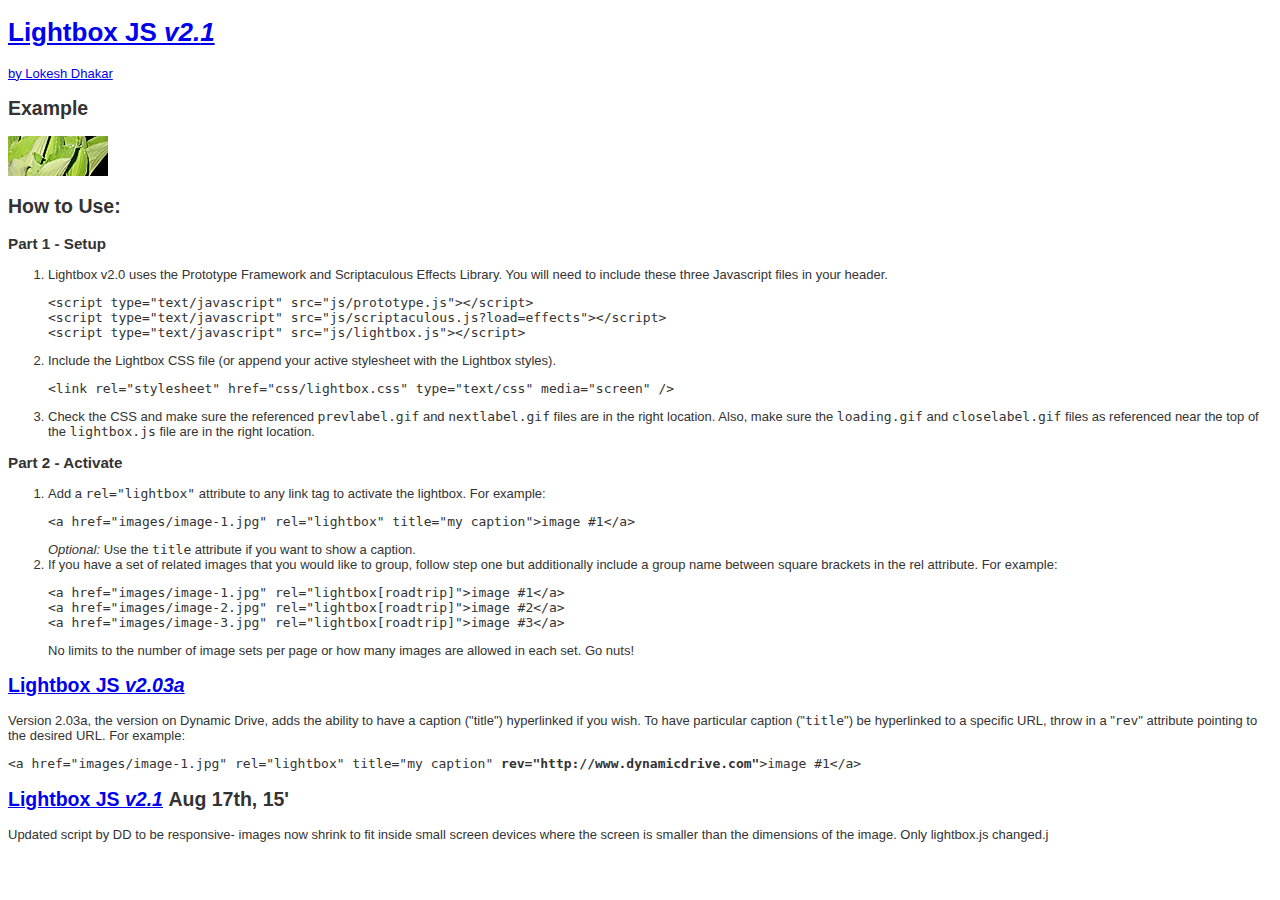
<file: lightbox2.1/index.html>
<!DOCTYPE html PUBLIC "-//W3C//DTD XHTML 1.0 Strict//EN"
        "http://www.w3.org/TR/xhtml1/DTD/xhtml1-strict.dtd">
<html xmlns="http://www.w3.org/1999/xhtml" lang="en">
<head>
	
	<title>Lightbox JS v2.0 | Test Page</title>

	<link rel="stylesheet" href="css/lightbox.css" type="text/css" media="screen" />
	
	<script src="js/prototype.js" type="text/javascript"></script>
	<script src="js/scriptaculous.js?load=effects" type="text/javascript"></script>
	<script src="js/lightbox.js" type="text/javascript"></script>

	<style type="text/css">
		body{ color: #333; font: 13px 'Lucida Grande', Verdana, sans-serif;	}
	</style>

</head>
<body>


<h1><a href="http://www.huddletogether.com/projects/lightbox2/">Lightbox JS <em>v2.</em></a><em><a href="http://www.huddletogether.com/projects/lightbox2/">1</a></em></h1>
<p><a href="http://www.huddletogether.com">by Lokesh Dhakar</a></p>

<h2>Example</h2>

<a href="images/image-1.jpg" rel="lightbox"><img src="images/thumb-1.jpg" width="100" height="40" alt="" /></a>




<h2>How to Use:</h2>
<h3>Part 1 - Setup</h3>
<ol>
<li>Lightbox v2.0 uses the Prototype Framework and Scriptaculous Effects Library. You will need to include these three Javascript files in your header.
<pre><code>&lt;script type=&quot;text/javascript&quot; src=&quot;js/prototype.js&quot;&gt;&lt;/script&gt;
&lt;script type=&quot;text/javascript&quot; src=&quot;js/scriptaculous.js?load=effects&quot;&gt;&lt;/script&gt;
&lt;script type=&quot;text/javascript&quot; src=&quot;js/lightbox.js&quot;&gt;&lt;/script&gt;
</code></pre>
</li>
<li>Include the Lightbox CSS file (or append your active stylesheet with the Lightbox styles).
<pre><code>&lt;link rel=&quot;stylesheet&quot; href=&quot;css/lightbox.css&quot; type=&quot;text/css&quot; media=&quot;screen&quot; /&gt;
</code></pre>
</li>
<li>Check the CSS and make sure the referenced <code>prevlabel.gif</code> and <code>nextlabel.gif</code> files are in the right location. Also, make sure the <code>loading.gif</code> and <code>closelabel.gif</code> files as referenced near the top of the <code>lightbox.js</code> file are in the right location.</li>
</ol>
<h3>Part 2 - Activate</h3>
<ol>
<li>Add a <code>rel="lightbox"</code> attribute to any link tag to activate the lightbox. For example:
<pre><code>&lt;a href=&quot;images/image-1.jpg&quot; rel=&quot;lightbox&quot; title=&quot;my caption&quot;&gt;image #1&lt;/a&gt;
</code></pre>
<em>Optional: </em>Use the <code>title</code> attribute if you want to show a caption.		</li>
<li>If you have a set of related images that you would like to group, follow step one but additionally include a group name between square brackets in the rel attribute. For example: 
<pre><code>&lt;a href=&quot;images/image-1.jpg&quot; rel=&quot;lightbox[roadtrip]&quot;&gt;image #1&lt;/a&gt;
&lt;a href=&quot;images/image-2.jpg&quot; rel=&quot;lightbox[roadtrip]&quot;&gt;image #2&lt;/a&gt;
&lt;a href=&quot;images/image-3.jpg&quot; rel=&quot;lightbox[roadtrip]&quot;&gt;image #3&lt;/a&gt;
</code></pre>
No limits to the number of image sets per page or how many images are allowed in each set. Go nuts!</li>
</ol>	


<h2><a href="http://www.dynamicdrive.com/dynamicindex4/lightbox2/index.htm">Lightbox JS <em>v2.03a</em></a></h2>
<p>Version 2.03a, the version on Dynamic Drive, adds the ability to have a 
caption (&quot;title&quot;) hyperlinked if you wish. To have particular caption (&quot;<code>title</code>&quot;) be hyperlinked to a specific URL, throw in a &quot;<code>rev</code>&quot; attribute 
pointing to the desired URL. For example:</p>
<p><code>&lt;a href=&quot;images/image-1.jpg&quot; rel=&quot;lightbox&quot; title=&quot;my caption&quot;
<b>rev=&quot;http://www.dynamicdrive.com&quot;</b>&gt;image #1&lt;/a&gt;</code></p>	


<h2><a href="http://www.dynamicdrive.com/dynamicindex4/lightbox2/index.htm">Lightbox JS <em>v2.</em></a><em><a href="http://www.dynamicdrive.com/dynamicindex4/lightbox2/index.htm">1</a>
</em><b>Aug 17th, 15'</b></h2>

<p align="left">Updated script by DD to be responsive- 
images now shrink to fit inside small screen devices where the screen is smaller 
than the dimensions of the image. Only lightbox.js changed.j</p>


</body>
</html>
</file>
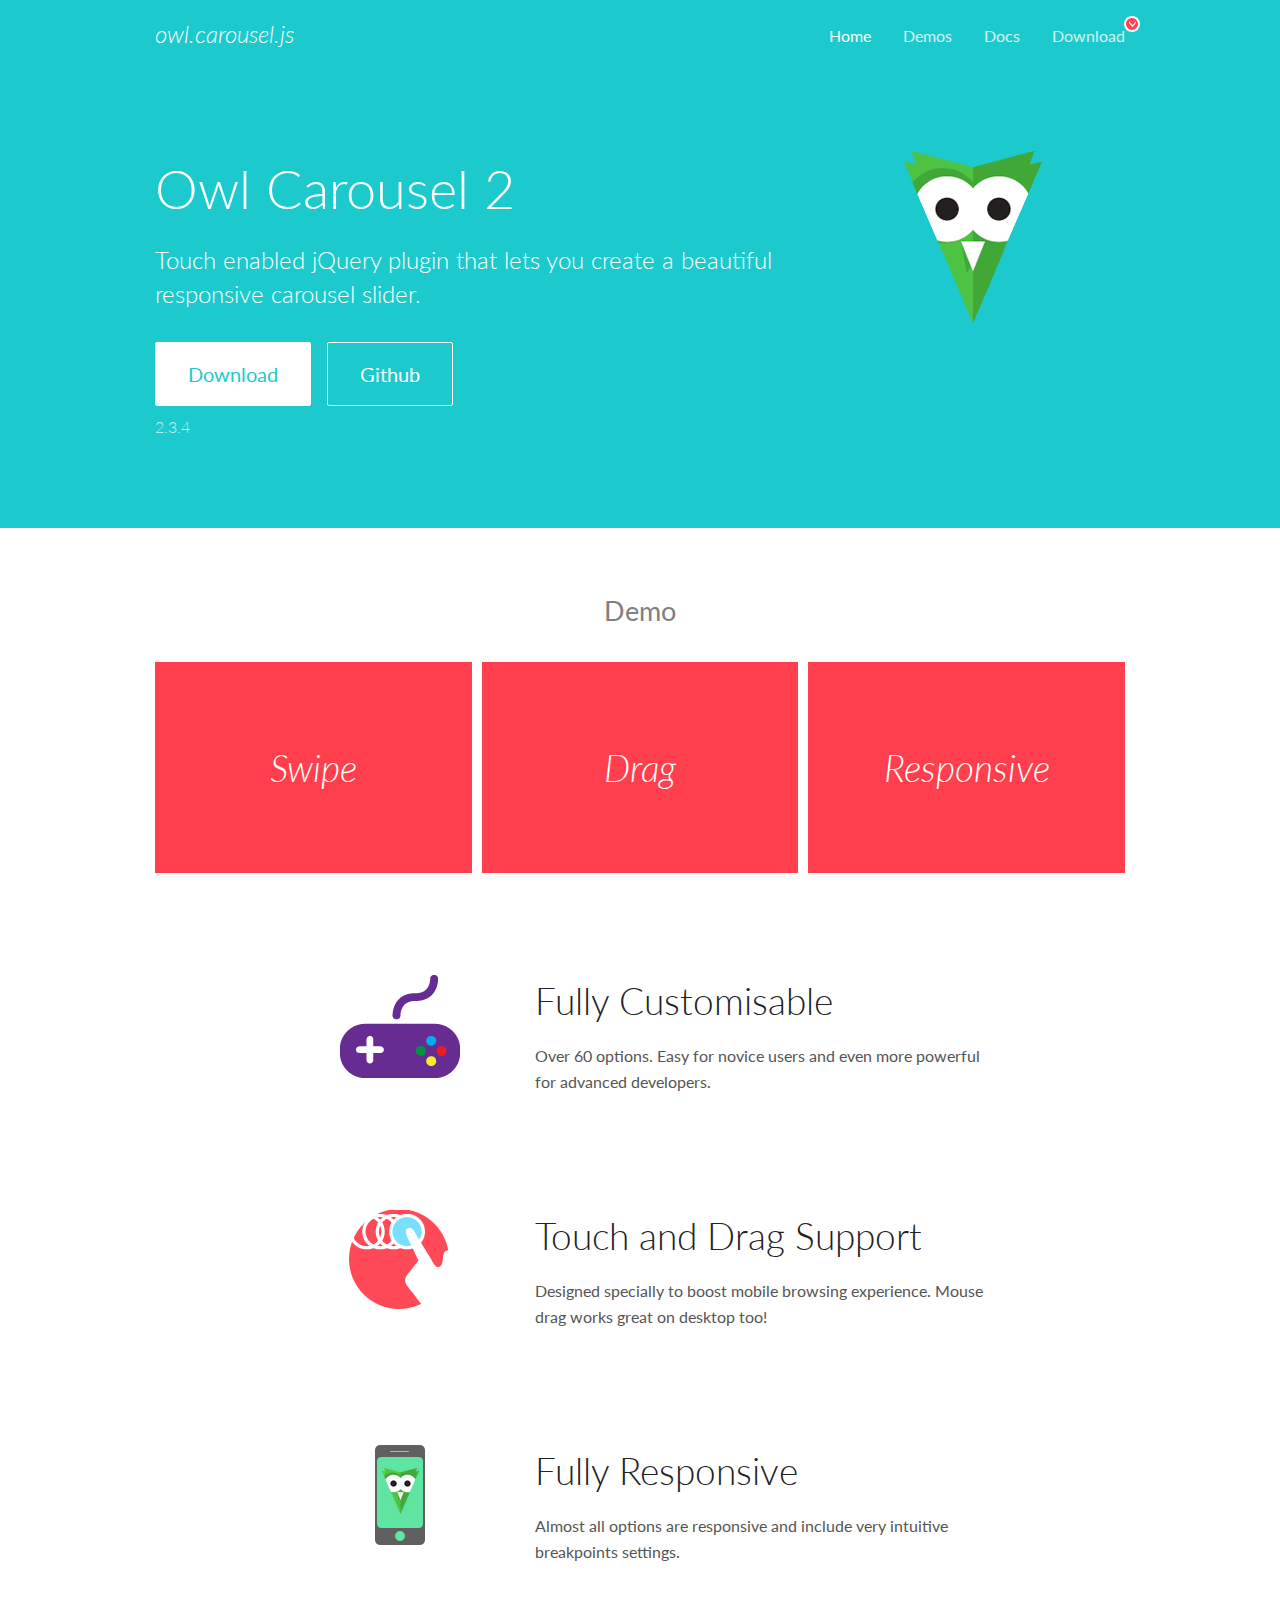
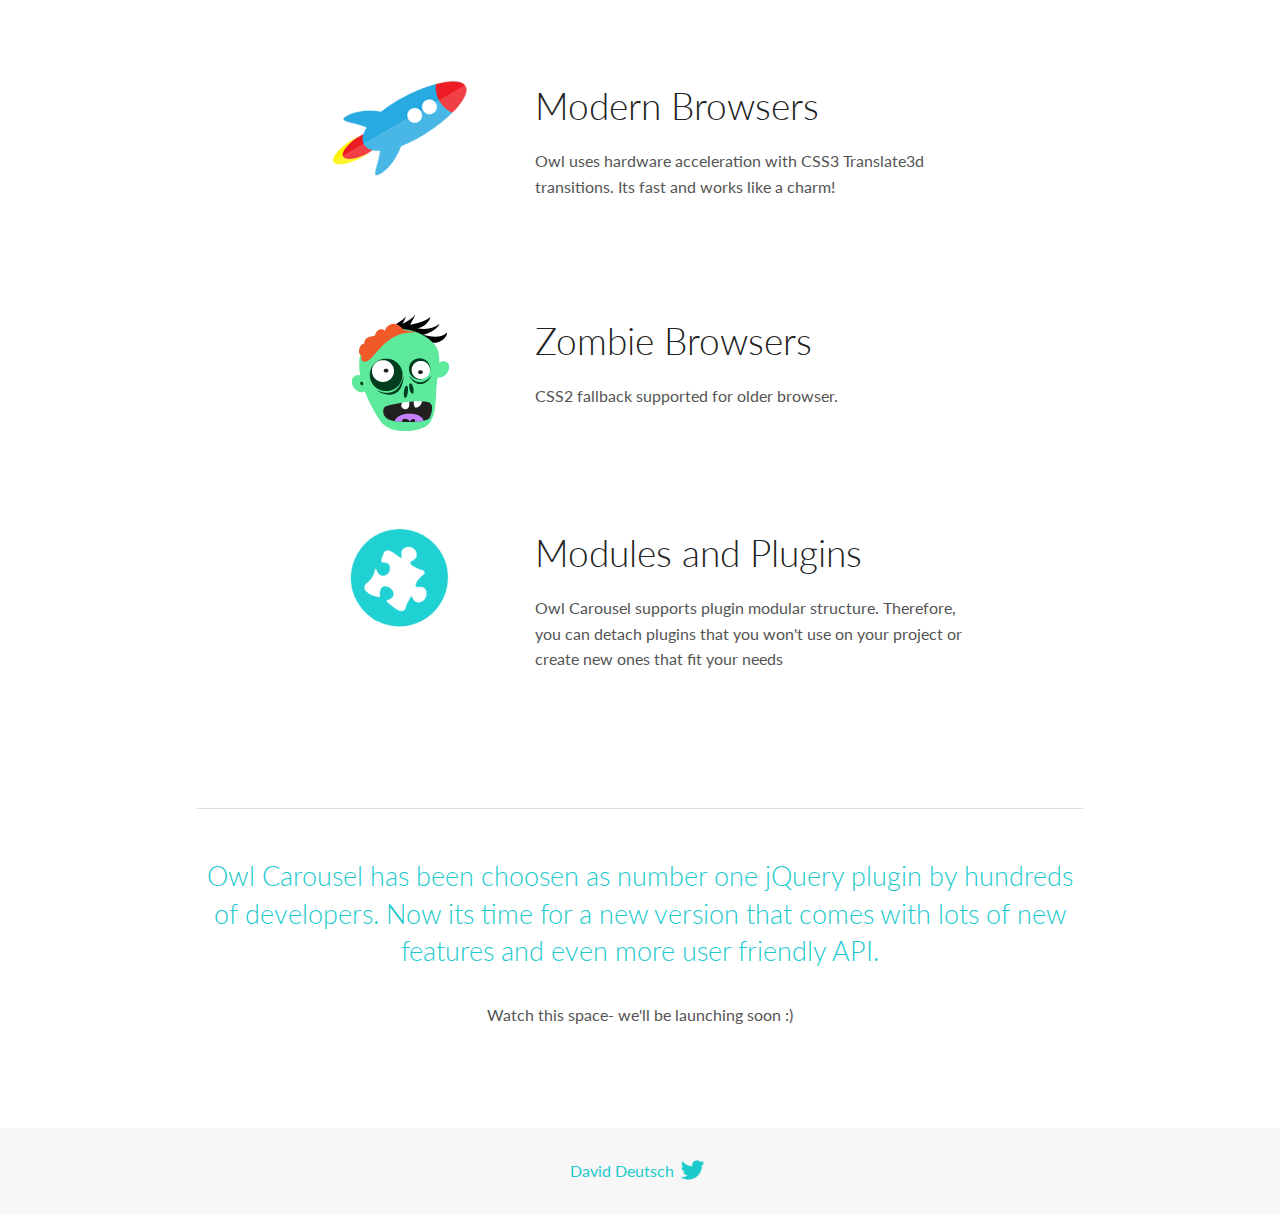
<file: Effect/OwlCarousel2-2.3.4/docs/index.html>
<!DOCTYPE html>
<html lang="en">
  <head>

    <!-- head -->
    <meta charset="utf-8">
    <meta name="msapplication-tap-highlight" content="no" />
    <meta name="viewport" content="width=device-width, initial-scale=1.0" />
    <meta name="description" content="Touch enabled jQuery plugin that lets you create beautiful responsive carousel slider.">
    <meta name="author" content="David Deutsch">
    <title>
      Home | Owl Carousel | 2.3.4
    </title>

    <!-- Stylesheets -->
    <link href='https://fonts.googleapis.com/css?family=Lato:300,400,700,400italic,300italic' rel='stylesheet' type='text/css'>
    <link rel="stylesheet" href="assets/css/docs.theme.min.css">

    <!-- Owl Stylesheets -->
    <link rel="stylesheet" href="assets/owlcarousel/assets/owl.carousel.min.css">
    <link rel="stylesheet" href="assets/owlcarousel/assets/owl.theme.default.min.css">

    <!-- HTML5 shim and Respond.js IE8 support of HTML5 elements and media queries -->

    <!--[if lt IE 9]>
      <script src="https://oss.maxcdn.com/libs/html5shiv/3.7.0/html5shiv.js"></script>
      <script src="https://oss.maxcdn.com/libs/respond.js/1.3.0/respond.min.js"></script>
    <![endif]-->

    <!-- Favicons -->
    <link rel="apple-touch-icon-precomposed" sizes="144x144" href="assets/ico/apple-touch-icon-144-precomposed.png">
    <link rel="shortcut icon" href="assets/ico/favicon.png">
    <link rel="shortcut icon" href="favicon.ico">

    <!-- Yeah i know js should not be in header. Its required for demos.-->

    <!-- javascript -->
    <script src="assets/vendors/jquery.min.js"></script>
    <script src="assets/owlcarousel/owl.carousel.js"></script>
  </head>
  <body>

    <!-- header -->
    <header class="header">
      <div class="row">
        <div class="large-12 columns">
          <div class="brand left">
            <h3>
              <a href="/OwlCarousel2/">owl.carousel.js</a> 
            </h3>
          </div>
          <a id="toggle-nav" class="right">
            <span></span> <span></span> <span></span> 
          </a> 
          <div class="nav-bar">
            <ul class="clearfix">
              <li class="active">
                <a href="/OwlCarousel2/index.html">Home</a> 
              </li>
              <li> <a href="/OwlCarousel2/demos/demos.html">Demos</a>  </li>
              <li> <a href="/OwlCarousel2/docs/started-welcome.html">Docs</a>  </li>
              <li>
                <a href="https://github.com/OwlCarousel2/OwlCarousel2/archive/2.3.4.zip">Download</a> 
                <span class="download"></span> 
              </li>
            </ul>
          </div>
        </div>
      </div>
    </header>

    <!-- home panel -->
    <section id="hero">
      <div class="row">
        <div class="large-8 medium-8 columns">
          <h1>Owl Carousel 2</h1>
          <h4>Touch enabled jQuery plugin that lets you create a beautiful responsive carousel slider.</h4>
          <a href="https://github.com/OwlCarousel2/OwlCarousel2/archive/2.3.4.zip" class="hero-button">Download</a> 
          <a href="https://github.com/OwlCarousel2/OwlCarousel2" class="hero-button outline">Github</a> 
          <p>2.3.4</p>
        </div>
        <div class="large-4 medium-4 columns">
          <img class="owl-logo" src="assets/img/owl-logo.png" alt="mr. Owl">
        </div>
      </div>
    </section>

    <!-- body -->
    <div class="home-demo">
      <div class="row">
        <div class="large-12 columns">
          <h3>Demo</h3>
          <div class="owl-carousel">
            <div class="item">
              <h2>Swipe</h2>
            </div>
            <div class="item">
              <h2>Drag</h2>
            </div>
            <div class="item">
              <h2>Responsive</h2>
            </div>
            <div class="item">
              <h2>CSS3</h2>
            </div>
            <div class="item">
              <h2>Fast</h2>
            </div>
            <div class="item">
              <h2>Easy</h2>
            </div>
            <div class="item">
              <h2>Free</h2>
            </div>
            <div class="item">
              <h2>Upgradable</h2>
            </div>
            <div class="item">
              <h2>Tons of options</h2>
            </div>
            <div class="item">
              <h2>Infinity</h2>
            </div>
            <div class="item">
              <h2>Auto Width</h2>
            </div>
          </div>
        </div>
      </div>
    </div>
    <script>
      var owl = $('.owl-carousel');
      owl.owlCarousel({
        margin: 10,
        loop: true,
        responsive: {
          0: {
            items: 1
          },
          600: {
            items: 2
          },
          1000: {
            items: 3
          }
        }
      })
    </script>

    <!-- features -->
    <div id="features">
      <div class="row">
        <div class="small-12 medium-9 small-centered columns">
          <section class="row feature">
            <div class="medium-4 small-12 columns">
              <img src="assets/img/feature-options.png" alt="">
            </div>
            <div class="medium-8 small-12 columns">
              <h2>Fully Customisable</h2>
              <p>Over 60 options. Easy for novice users and even more powerful for advanced developers.</p>
            </div>
          </section>
          <section class="row feature">
            <div class="medium-4 small-12 columns">
              <img src="assets/img/feature-drag.png" alt="">
            </div>
            <div class="medium-8 small-12 columns">
              <h2>Touch and Drag Support</h2>
              <p>Designed specially to boost mobile browsing experience. Mouse drag works great on desktop too!</p>
            </div>
          </section>
          <section class="row feature">
            <div class="medium-4 small-12 columns">
              <img src="assets/img/feature-responsive.png" alt="">
            </div>
            <div class="medium-8 small-12 columns">
              <h2>Fully Responsive</h2>
              <p>Almost all options are responsive and include very intuitive breakpoints settings.</p>
            </div>
          </section>
          <section class="row feature">
            <div class="medium-4 small-12 columns">
              <img src="assets/img/feature-modern.png" alt="">
            </div>
            <div class="medium-8 small-12 columns">
              <h2>Modern Browsers</h2>
              <p>Owl uses hardware acceleration with CSS3 Translate3d transitions. Its fast and works like a charm! </p>
            </div>
          </section>
          <section class="row feature">
            <div class="medium-4 small-12 columns">
              <img src="assets/img/feature-zombie.png" alt="">
            </div>
            <div class="medium-8 small-12 columns">
              <h2>Zombie Browsers</h2>
              <p>CSS2 fallback supported for older browser.</p>
            </div>
          </section>
          <section class="row feature">
            <div class="medium-4 small-12 columns">
              <img src="assets/img/feature-module.png" alt="">
            </div>
            <div class="medium-8 small-12 columns">
              <h2>Modules and Plugins</h2>
              <p>Owl Carousel supports plugin modular structure. Therefore, you can detach plugins that you won&#x27;t use on your project or create new ones that fit your needs</p>
            </div>
          </section>
        </div>
      </div>
    </div>

    <!-- footer -->
    <section id="teaser-text">
      <div class="row">
        <div class="small-12 medium-11 small-centered columns">
          <hr>
          <h3 id="owl-carousel-has-been-choosen-as-number-one-jquery-plugin-by-hundreds-of-developers-now-its-time-for-a-new-version-that-comes-with-lots-of-new-features-and-even-more-user-friendly-api-">Owl Carousel has been choosen as number one jQuery plugin by hundreds of developers. Now its time for a new version that comes with lots of new features and even more user friendly API.</h3>
          <p>Watch this space- we&#39;ll be launching soon :)</p>
        </div>
      </div>
    </section>

    <!-- footer -->
    <footer class="footer">
      <div class="row">
        <div class="large-12 columns">
          <h5>
            <a href="/OwlCarousel2/docs/support-contact.html">David Deutsch</a> 
            <a id="custom-tweet-button" href="https://twitter.com/share?url=https://github.com/OwlCarousel2/OwlCarousel2&text=Owl Carousel - This is so awesome! " target="_blank"></a> 
          </h5>
        </div>
      </div>
    </footer>

    <!-- vendors -->
    <script src="assets/vendors/highlight.js"></script>
    <script src="assets/js/app.js"></script>
  </body>
</html>
</file>
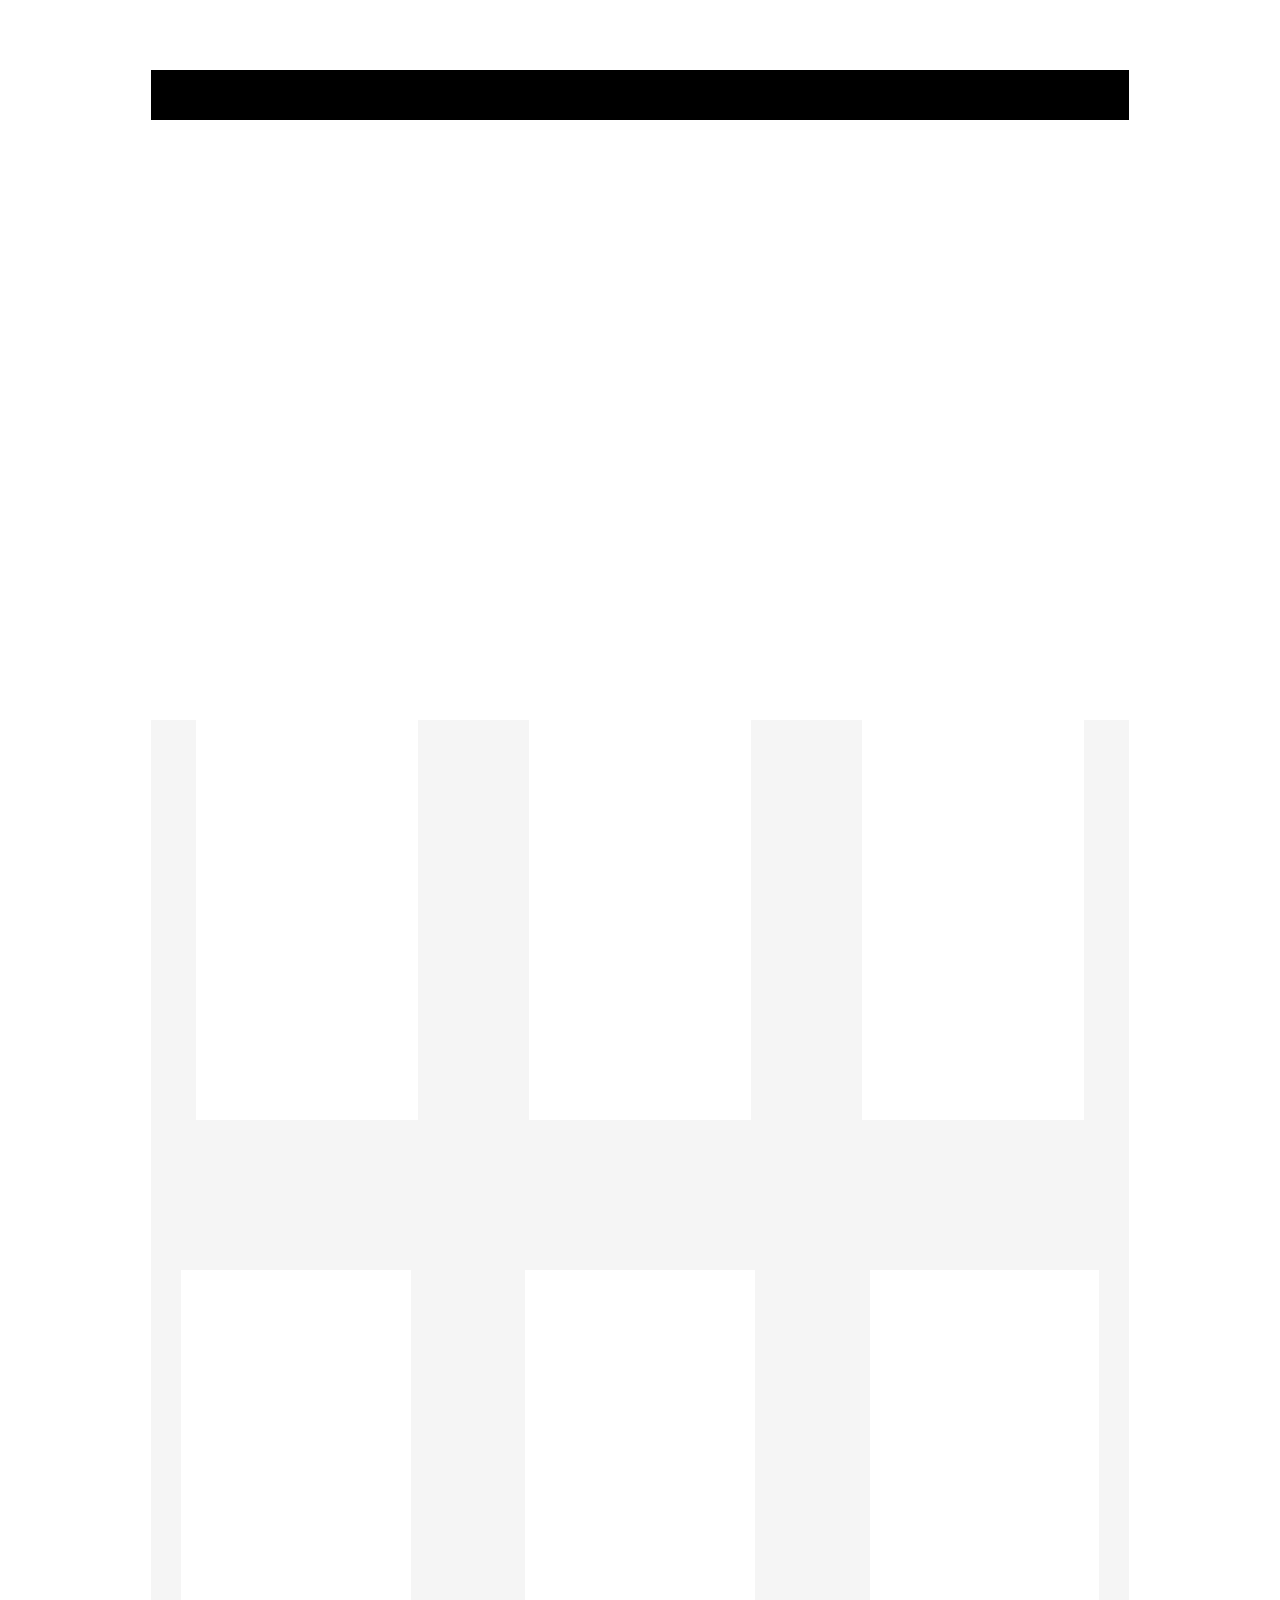
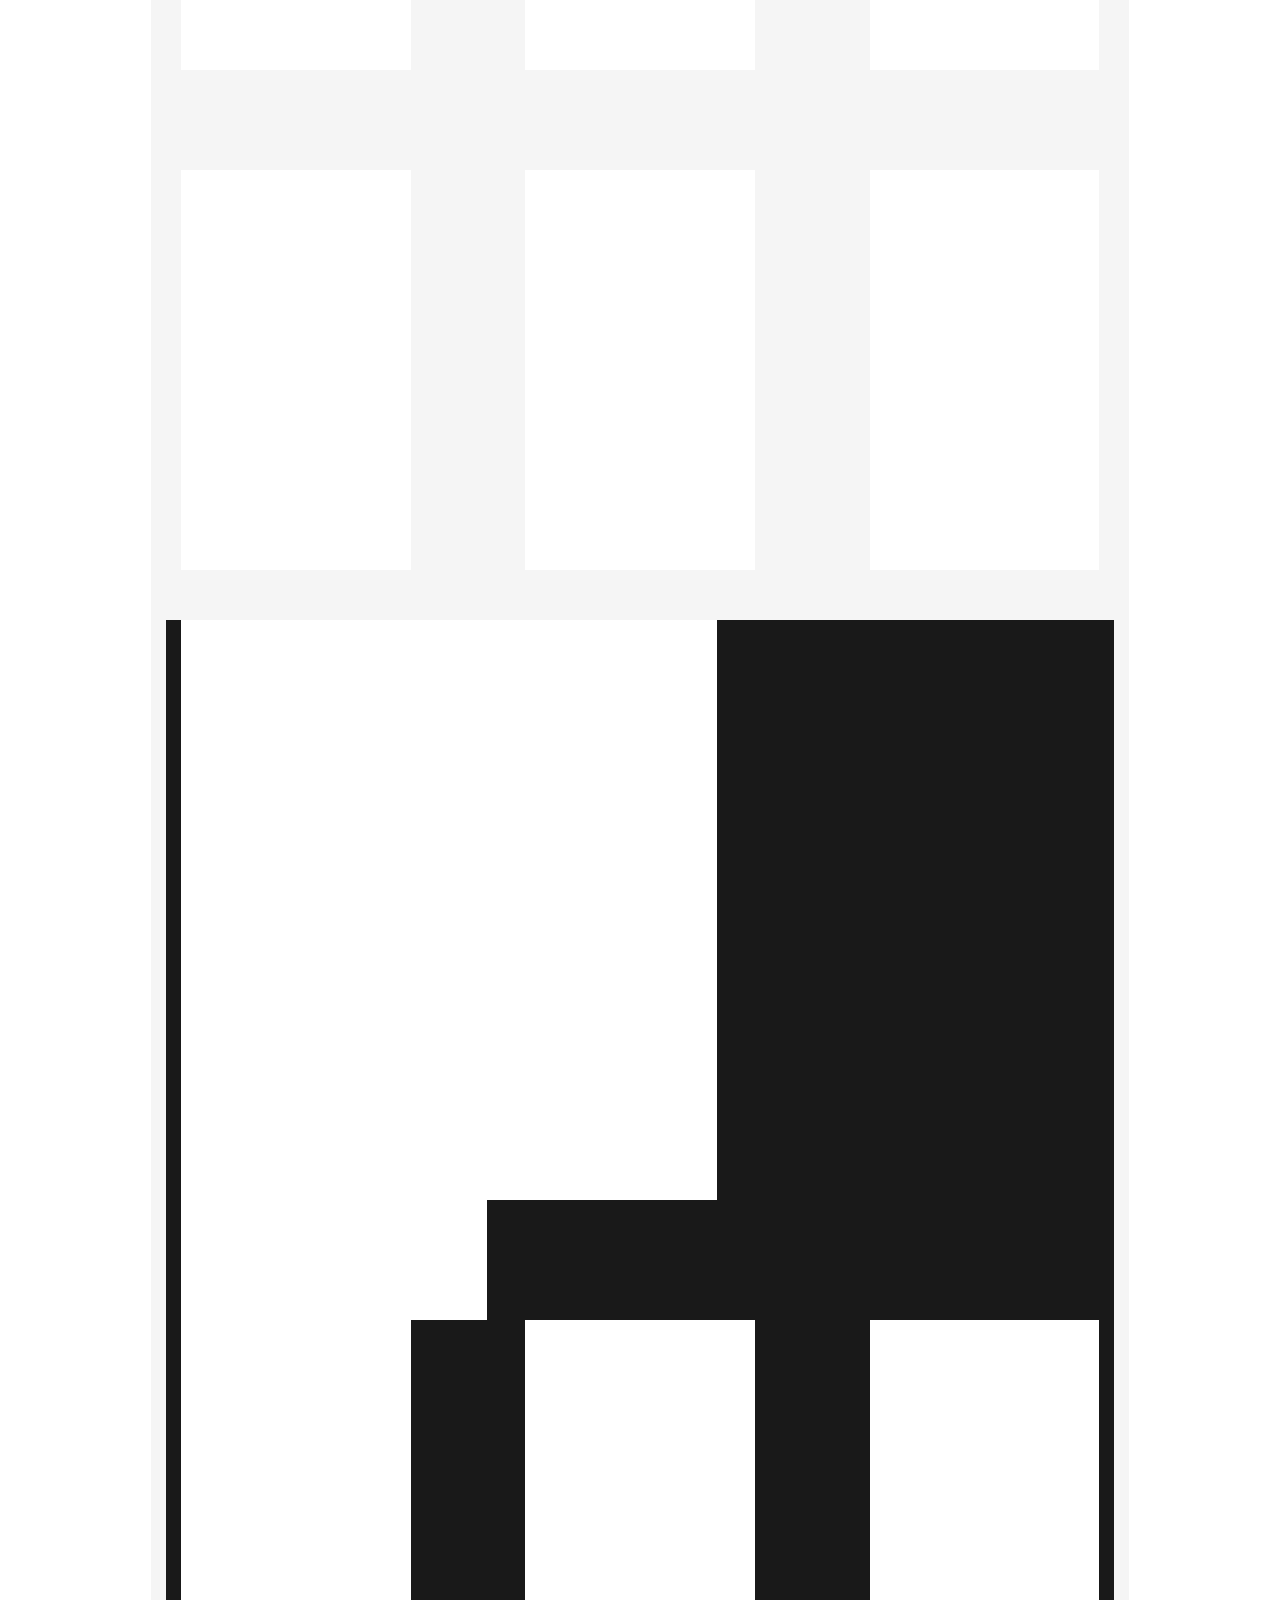
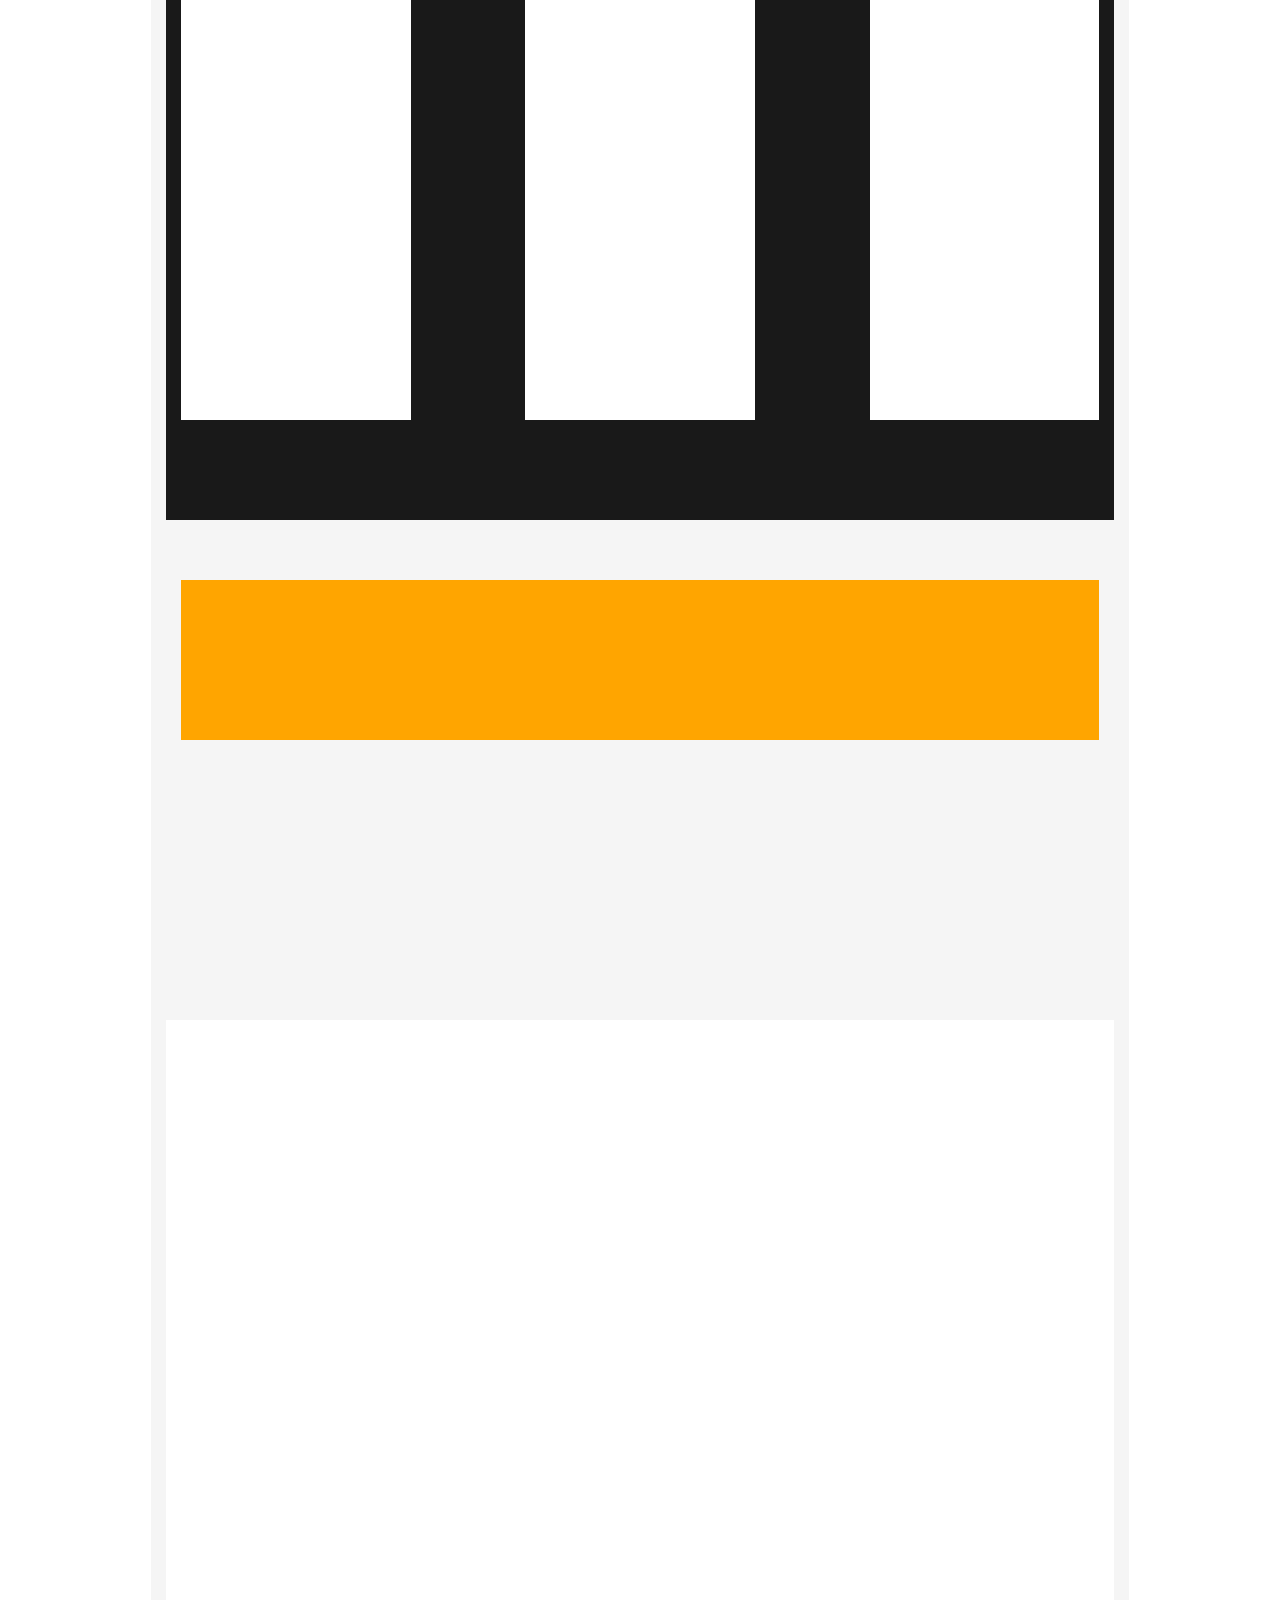
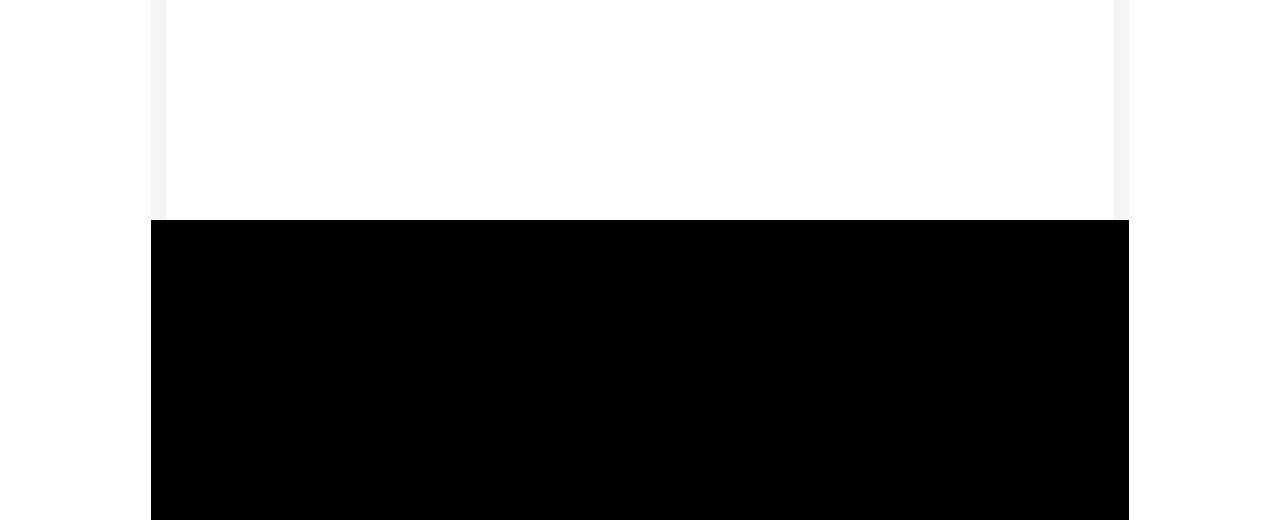
<file: demo.html>
<!DOCTYPE html>
<html lang="en">
<head>
    <meta charset="UTF-8">
    <title>Zozo</title>
</head>

<link rel="stylesheet" href="bootstrap-grid.css">
<link rel="stylesheet" href="bootstrap.css">
<link rel="stylesheet" href="css/fixed-nav-slideshow.css">
<link rel="stylesheet" href="css/article1.css">
<link rel="stylesheet" href="css/article2.css">
<link rel="stylesheet" href="css/article3.css">
<link rel="stylesheet" href="css/footer.css">
<body>
   <div class="container">
    <div class="col-sm-12 fixed">
        <div class="col-sm-2 quaylai"></div>
        <div class="col-sm-5 items">
            <div class="col-sm-2 maytinh"></div>
            <div class="col-sm-2 maytinhbang"></div>
            <div class="col-sm-2 dienthoai"></div>
        </div>
        <div class="col-sm-4 dungthu"></div>
    </div>
    <div class="col-sm-12 nav"></div>
    <div class="col-sm-12 slideshow"></div>
    
    
    
    
    <div class="col-sm-12 article">
          <div class="col-sm-12 menu1">
              <div class="col-sm-12 menunoibat">
                  <div class="col-sm-2 text-menunoibat"></div>
                  <div class="col-sm-2" text-xemthem></div>
              </div>
                <div class="col-sm-12 menu1-chitiet">
                    <div class="col-sm-3 item1"></div>
                    <div class="col-sm-3 item2"></div>
                    <div class="col-sm-3 item3"></div>
                </div>
          </div>
          <div class="col-sm-12 menu2">
              <div class="col-sm-3 item4"></div>
              <div class="col-sm-3 item5"></div>
              <div class="col-sm-3 item6"></div>
          </div>
          <div class="col-sm-12 menu3">
               <div class="col-sm-3 item7"></div>
              <div class="col-sm-3 item8"></div>
              <div class="col-sm-3 item9"></div>
          </div>
          <div class="col-sm-12 blog">
              <div class="col-sm-7 article-blog"></div>
              <div class="col-sm-4 article-blog-aside"></div>
          </div>
          <div class="col-sm-12 blog2">
              <div class="col-sm-3 blog2-item1"></div>
                 <div class="col-sm-3 blog2-item2"></div>
                    <div class="col-sm-3 blog2-item3"></div>
          </div>
          
          
          
          
          
          <div class="col-sm-12 article2">
              <div class="col-sm-2 cuahang-text"></div>
              <div class="col-sm-12 signature"></div>
              <div class="col-sm-12 signature-slideshow">
                  <div class="col-sm-2 pic1"></div>
                  <div class="col-sm-2 pic2"></div>
                  <div class="col-sm-2 pic3"></div>
                  <div class="col-sm-2 pic4"></div>
              </div>
          </div>
          
          
          
          
          
          
          <div class="col-sm-12 article3">
              <div class="col-sm-3 ATEAGLECOFFEE-text"></div>
              <div class="col-sm-12 article3-slideshow">
                  <div class="col-sm-3 hinh1"></div>
                  <div class="col-sm-3 hinh2"></div>
                  <div class="col-sm-3 hinh3"></div>
                  <div class="col-sm-3 hinh4"></div>
                  <div class="col-sm-3 hinh5"></div>
                  <div class="col-sm-3 hinh6"></div>
                  <div class="col-sm-3 hinh7"></div>
                  <div class="col-sm-3 hinh8"></div>
              </div>
          </div>
    </div>
      
      
      
      
      
      
       <div class="col-sm-12 footer">
           <div class="col-sm-3 eagle-logo"></div>
           <div class="col-sm-3 eagle-gioithieu"></div>
           <div class="col-sm-3 eagle-thongtin"></div>
           <div class="col-sm-3 eagle-facebook"></div>
           
       </div>
        
    
    </div>
</body>
</html>
</file>
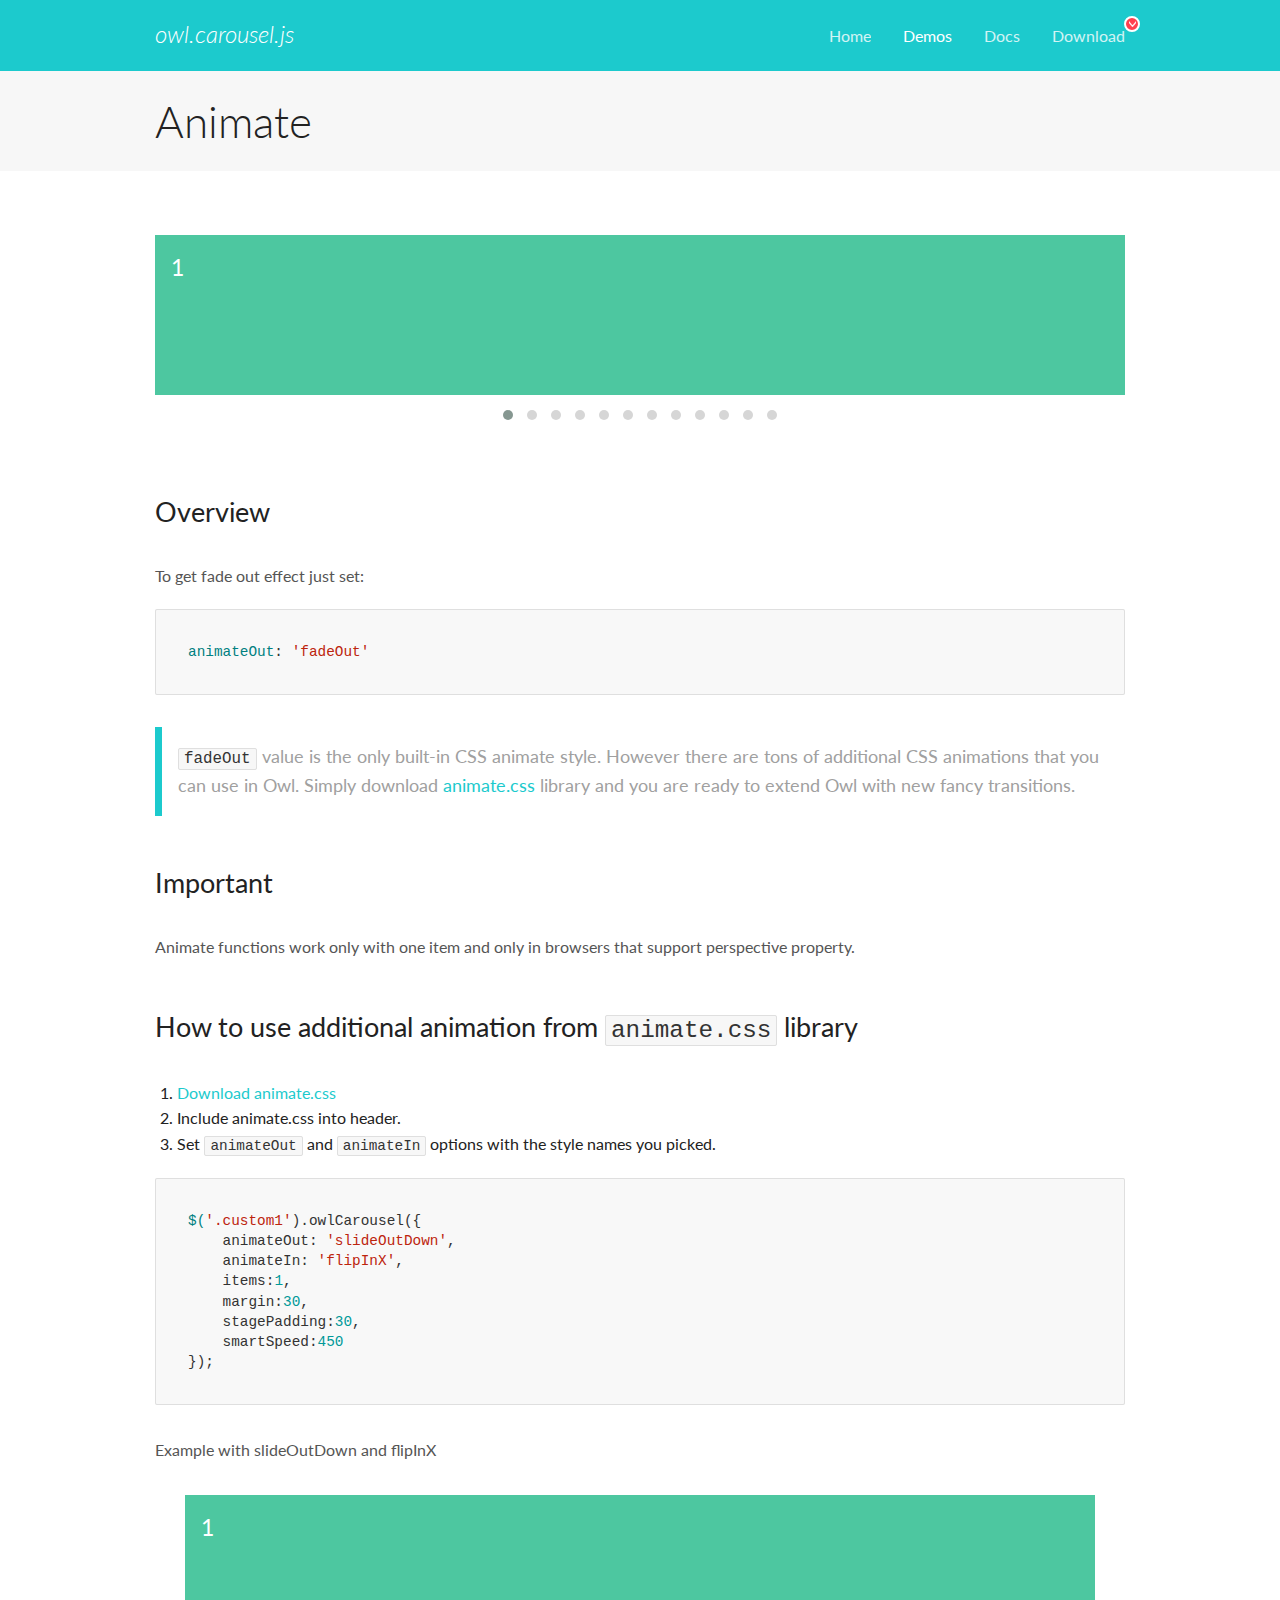
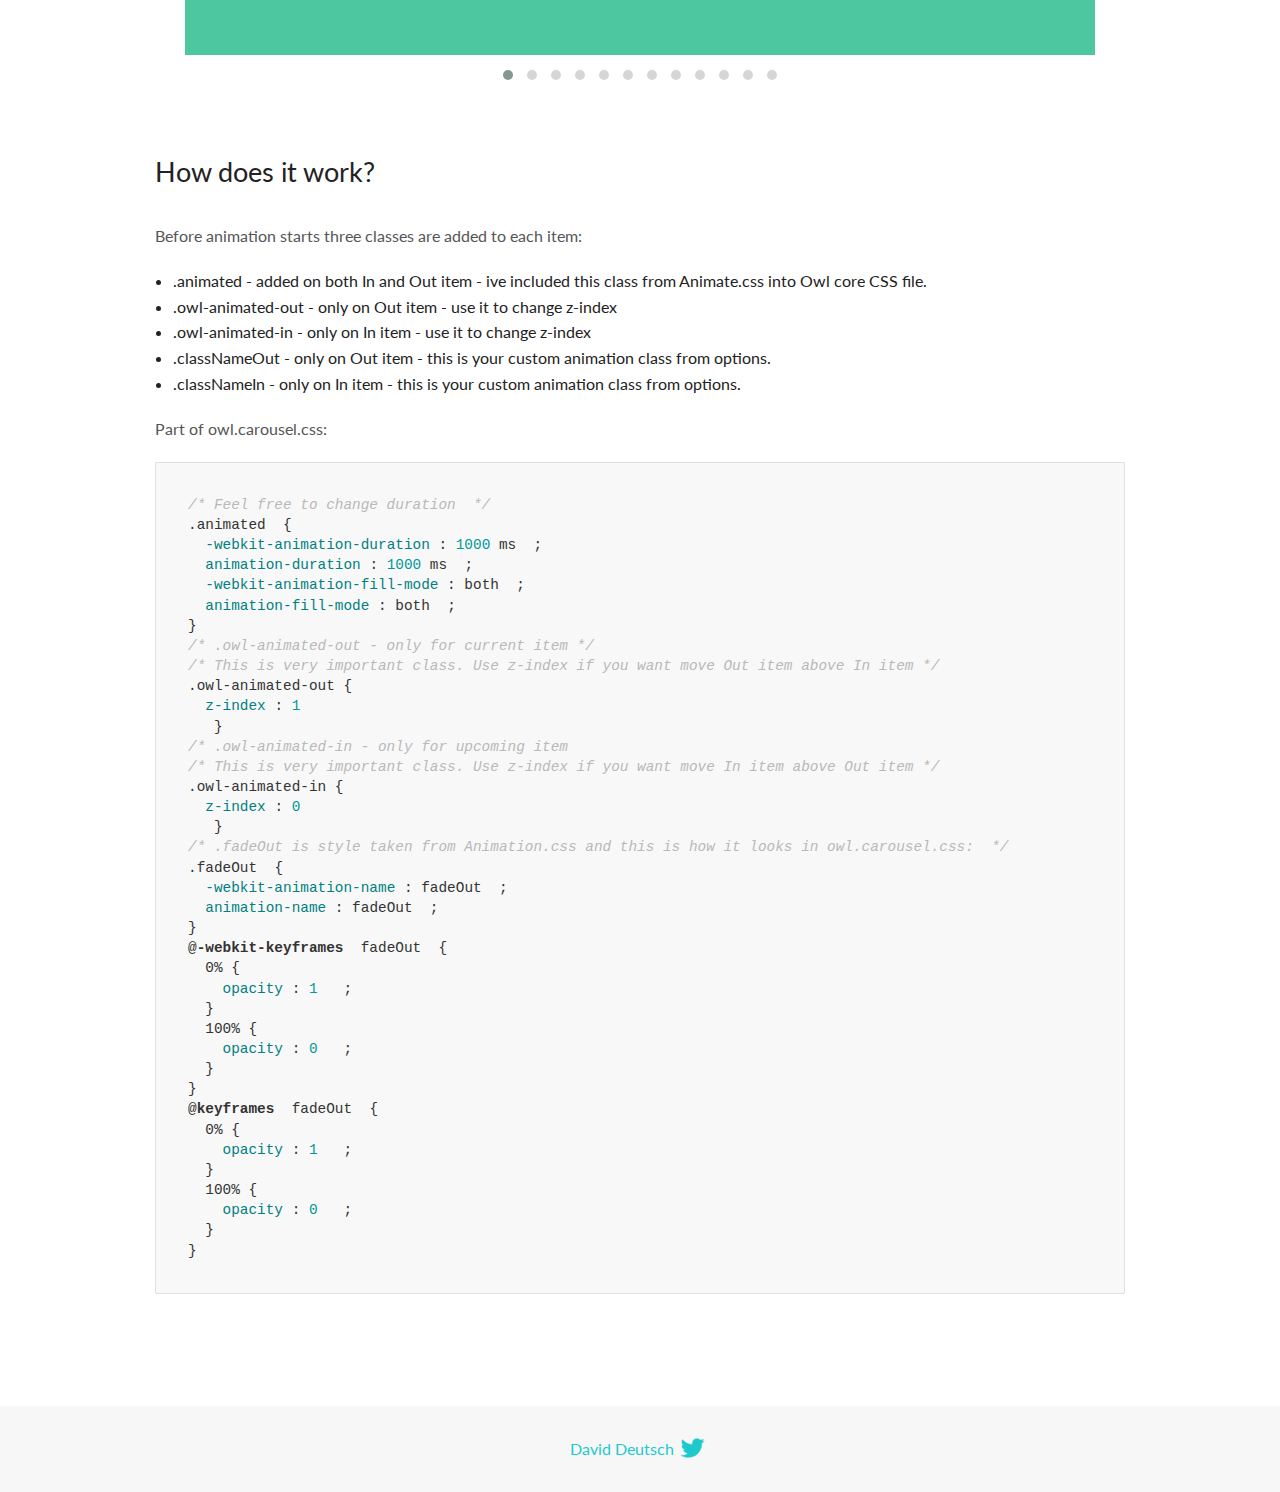
<file: Effect/OwlCarousel2-2.3.4/docs/demos/animate.html>
<!DOCTYPE html>
<html lang="en">
  <head>

    <!-- head -->
    <meta charset="utf-8">
    <meta name="msapplication-tap-highlight" content="no" />
    <meta name="viewport" content="width=device-width, initial-scale=1.0" />
    <meta name="description" content="Animate carousel">
    <meta name="author" content="David Deutsch">
    <title>
      Animate Demo | Owl Carousel | 2.3.4
    </title>

    <!-- Stylesheets -->
    <link href='https://fonts.googleapis.com/css?family=Lato:300,400,700,400italic,300italic' rel='stylesheet' type='text/css'>
    <link rel="stylesheet" href="../assets/css/docs.theme.min.css">

    <!-- Owl Stylesheets -->
    <link rel="stylesheet" href="../assets/owlcarousel/assets/owl.carousel.min.css">
    <link rel="stylesheet" href="../assets/owlcarousel/assets/owl.theme.default.min.css">

    <!-- HTML5 shim and Respond.js IE8 support of HTML5 elements and media queries -->

    <!--[if lt IE 9]>
      <script src="https://oss.maxcdn.com/libs/html5shiv/3.7.0/html5shiv.js"></script>
      <script src="https://oss.maxcdn.com/libs/respond.js/1.3.0/respond.min.js"></script>
    <![endif]-->

    <!-- Favicons -->
    <link rel="apple-touch-icon-precomposed" sizes="144x144" href="../assets/ico/apple-touch-icon-144-precomposed.png">
    <link rel="shortcut icon" href="../assets/ico/favicon.png">
    <link rel="shortcut icon" href="favicon.ico">

    <!-- Yeah i know js should not be in header. Its required for demos.-->

    <!-- javascript -->
    <script src="../assets/vendors/jquery.min.js"></script>
    <script src="../assets/owlcarousel/owl.carousel.js"></script>
  </head>
  <body>

    <!-- header -->
    <header class="header">
      <div class="row">
        <div class="large-12 columns">
          <div class="brand left">
            <h3>
              <a href="/OwlCarousel2/">owl.carousel.js</a> 
            </h3>
          </div>
          <a id="toggle-nav" class="right">
            <span></span> <span></span> <span></span> 
          </a> 
          <div class="nav-bar">
            <ul class="clearfix">
              <li> <a href="/OwlCarousel2/index.html">Home</a>  </li>
              <li class="active">
                <a href="/OwlCarousel2/demos/demos.html">Demos</a> 
              </li>
              <li> <a href="/OwlCarousel2/docs/started-welcome.html">Docs</a>  </li>
              <li>
                <a href="https://github.com/OwlCarousel2/OwlCarousel2/archive/2.3.4.zip">Download</a> 
                <span class="download"></span> 
              </li>
            </ul>
          </div>
        </div>
      </div>
    </header>

    <!-- title -->
    <section class="title">
      <div class="row">
        <div class="large-12 columns">
          <h1>Animate</h1>
        </div>
      </div>
    </section>

    <!--  Demos -->
    <section id="demos">
      <div class="row">
        <div class="large-12 columns">
          <div class="fadeOut owl-carousel owl-theme">
            <div class="item">
              <h4>1</h4>
            </div>
            <div class="item">
              <h4>2</h4>
            </div>
            <div class="item">
              <h4>3</h4>
            </div>
            <div class="item">
              <h4>4</h4>
            </div>
            <div class="item">
              <h4>5</h4>
            </div>
            <div class="item">
              <h4>6</h4>
            </div>
            <div class="item">
              <h4>7</h4>
            </div>
            <div class="item">
              <h4>8</h4>
            </div>
            <div class="item">
              <h4>9</h4>
            </div>
            <div class="item">
              <h4>10</h4>
            </div>
            <div class="item">
              <h4>11</h4>
            </div>
            <div class="item">
              <h4>12</h4>
            </div>
          </div>
          <h3 id="overview">Overview</h3>
          <p>To get fade out effect just set:</p>
          <pre><code>animateOut: &#39;fadeOut&#39;</code></pre>
          <blockquote>
            <p><code>fadeOut</code> value is the only built-in CSS animate style. However there are tons of additional CSS animations that you can use in Owl. Simply download
              <a href="https://daneden.github.io/animate.css/">animate.css</a>  library and you are ready to extend Owl with new fancy transitions.</p>
          </blockquote>
          <h3 id="important">Important</h3>
          <p>Animate functions work only with one item and only in browsers that support perspective property.</p>
          <h3 id="how-to-use-additional-animation-from-animate-css-library">How to use additional animation from <code>animate.css</code> library</h3>
          <ol>
            <li> <a href="https://daneden.github.io/animate.css/">Download animate.css</a>  </li>
            <li>Include animate.css into header.</li>
            <li>Set <code>animateOut</code> and <code>animateIn</code> options with the style names you picked.</li>
          </ol>
          <pre><code>$(&#39;.custom1&#39;).owlCarousel({
    animateOut: &#39;slideOutDown&#39;,
    animateIn: &#39;flipInX&#39;,
    items:1,
    margin:30,
    stagePadding:30,
    smartSpeed:450
});</code></pre>
          <p>Example with slideOutDown and flipInX</p>
          <div class="custom1 owl-carousel owl-theme">
            <div class="item">
              <h4>1</h4>
            </div>
            <div class="item">
              <h4>2</h4>
            </div>
            <div class="item">
              <h4>3</h4>
            </div>
            <div class="item">
              <h4>4</h4>
            </div>
            <div class="item">
              <h4>5</h4>
            </div>
            <div class="item">
              <h4>6</h4>
            </div>
            <div class="item">
              <h4>7</h4>
            </div>
            <div class="item">
              <h4>8</h4>
            </div>
            <div class="item">
              <h4>9</h4>
            </div>
            <div class="item">
              <h4>10</h4>
            </div>
            <div class="item">
              <h4>11</h4>
            </div>
            <div class="item">
              <h4>12</h4>
            </div>
          </div>
          <h3 id="how-does-it-work-">How does it work?</h3>
          <p>Before animation starts three classes are added to each item:</p>
          <ul>
            <li>.animated - added on both In and Out item - ive included this class from Animate.css into Owl core CSS file.</li>
            <li>.owl-animated-out - only on Out item - use it to change z-index</li>
            <li>.owl-animated-in - only on In item - use it to change z-index</li>
            <li>.classNameOut - only on Out item - this is your custom animation class from options.</li>
            <li>.classNameIn - only on In item - this is your custom animation class from options.</li>
          </ul>
          <p>Part of owl.carousel.css:</p>
          <pre><code class="language-css"><span class="comment">/* Feel free to change duration  */</span> 
<span class="class">.animated</span>  <span class="rules">{
  <span class="rule"><span class="attribute">-webkit-animation-duration</span> :<span class="value"> <span class="number">1000</span> ms</span> </span> ;
  <span class="rule"><span class="attribute">animation-duration</span> :<span class="value"> <span class="number">1000</span> ms</span> </span> ;
  <span class="rule"><span class="attribute">-webkit-animation-fill-mode</span> :<span class="value"> both</span> </span> ;
  <span class="rule"><span class="attribute">animation-fill-mode</span> :<span class="value"> both</span> </span> ;
<span class="rule">}</span> </span> 
<span class="comment">/* .owl-animated-out - only for current item */</span> 
<span class="comment">/* This is very important class. Use z-index if you want move Out item above In item */</span> 
<span class="class">.owl-animated-out</span> <span class="rules">{
  <span class="rule"><span class="attribute">z-index</span> :<span class="value"> <span class="number">1</span> 
</span> </span> </span> }
<span class="comment">/* .owl-animated-in - only for upcoming item
/* This is very important class. Use z-index if you want move In item above Out item */</span> 
<span class="class">.owl-animated-in</span> <span class="rules">{
  <span class="rule"><span class="attribute">z-index</span> :<span class="value"> <span class="number">0</span> 
</span> </span> </span> }
<span class="comment">/* .fadeOut is style taken from Animation.css and this is how it looks in owl.carousel.css:  */</span> 
<span class="class">.fadeOut</span>  <span class="rules">{
  <span class="rule"><span class="attribute">-webkit-animation-name</span> :<span class="value"> fadeOut</span> </span> ;
  <span class="rule"><span class="attribute">animation-name</span> :<span class="value"> fadeOut</span> </span> ;
<span class="rule">}</span> </span> 
<span class="at_rule">@<span class="keyword">-webkit-keyframes</span>  fadeOut </span> {
  0% <span class="rules">{
    <span class="rule"><span class="attribute">opacity</span> :<span class="value"> <span class="number">1</span> </span> </span> ;
  <span class="rule">}</span> </span> 
  100% <span class="rules">{
    <span class="rule"><span class="attribute">opacity</span> :<span class="value"> <span class="number">0</span> </span> </span> ;
  <span class="rule">}</span> </span> 
}
<span class="at_rule">@<span class="keyword">keyframes</span>  fadeOut </span> {
  0% <span class="rules">{
    <span class="rule"><span class="attribute">opacity</span> :<span class="value"> <span class="number">1</span> </span> </span> ;
  <span class="rule">}</span> </span> 
  100% <span class="rules">{
    <span class="rule"><span class="attribute">opacity</span> :<span class="value"> <span class="number">0</span> </span> </span> ;
  <span class="rule">}</span> </span> 
}</code></pre>
          <link rel="stylesheet" href="../assets/css/animate.css">
          <script>
            jQuery(document).ready(function($) {
              $('.fadeOut').owlCarousel({
                items: 1,
                animateOut: 'fadeOut',
                loop: true,
                margin: 10,
              });
              $('.custom1').owlCarousel({
                animateOut: 'slideOutDown',
                animateIn: 'flipInX',
                items: 1,
                margin: 30,
                stagePadding: 30,
                smartSpeed: 450
              });
            });
          </script>
        </div>
      </div>
    </section>

    <!-- footer -->
    <footer class="footer">
      <div class="row">
        <div class="large-12 columns">
          <h5>
            <a href="/OwlCarousel2/docs/support-contact.html">David Deutsch</a> 
            <a id="custom-tweet-button" href="https://twitter.com/share?url=https://github.com/OwlCarousel2/OwlCarousel2&text=Owl Carousel - This is so awesome! " target="_blank"></a> 
          </h5>
        </div>
      </div>
    </footer>

    <!-- vendors -->
    <script src="../assets/vendors/highlight.js"></script>
    <script src="../assets/js/app.js"></script>
  </body>
</html>
</file>
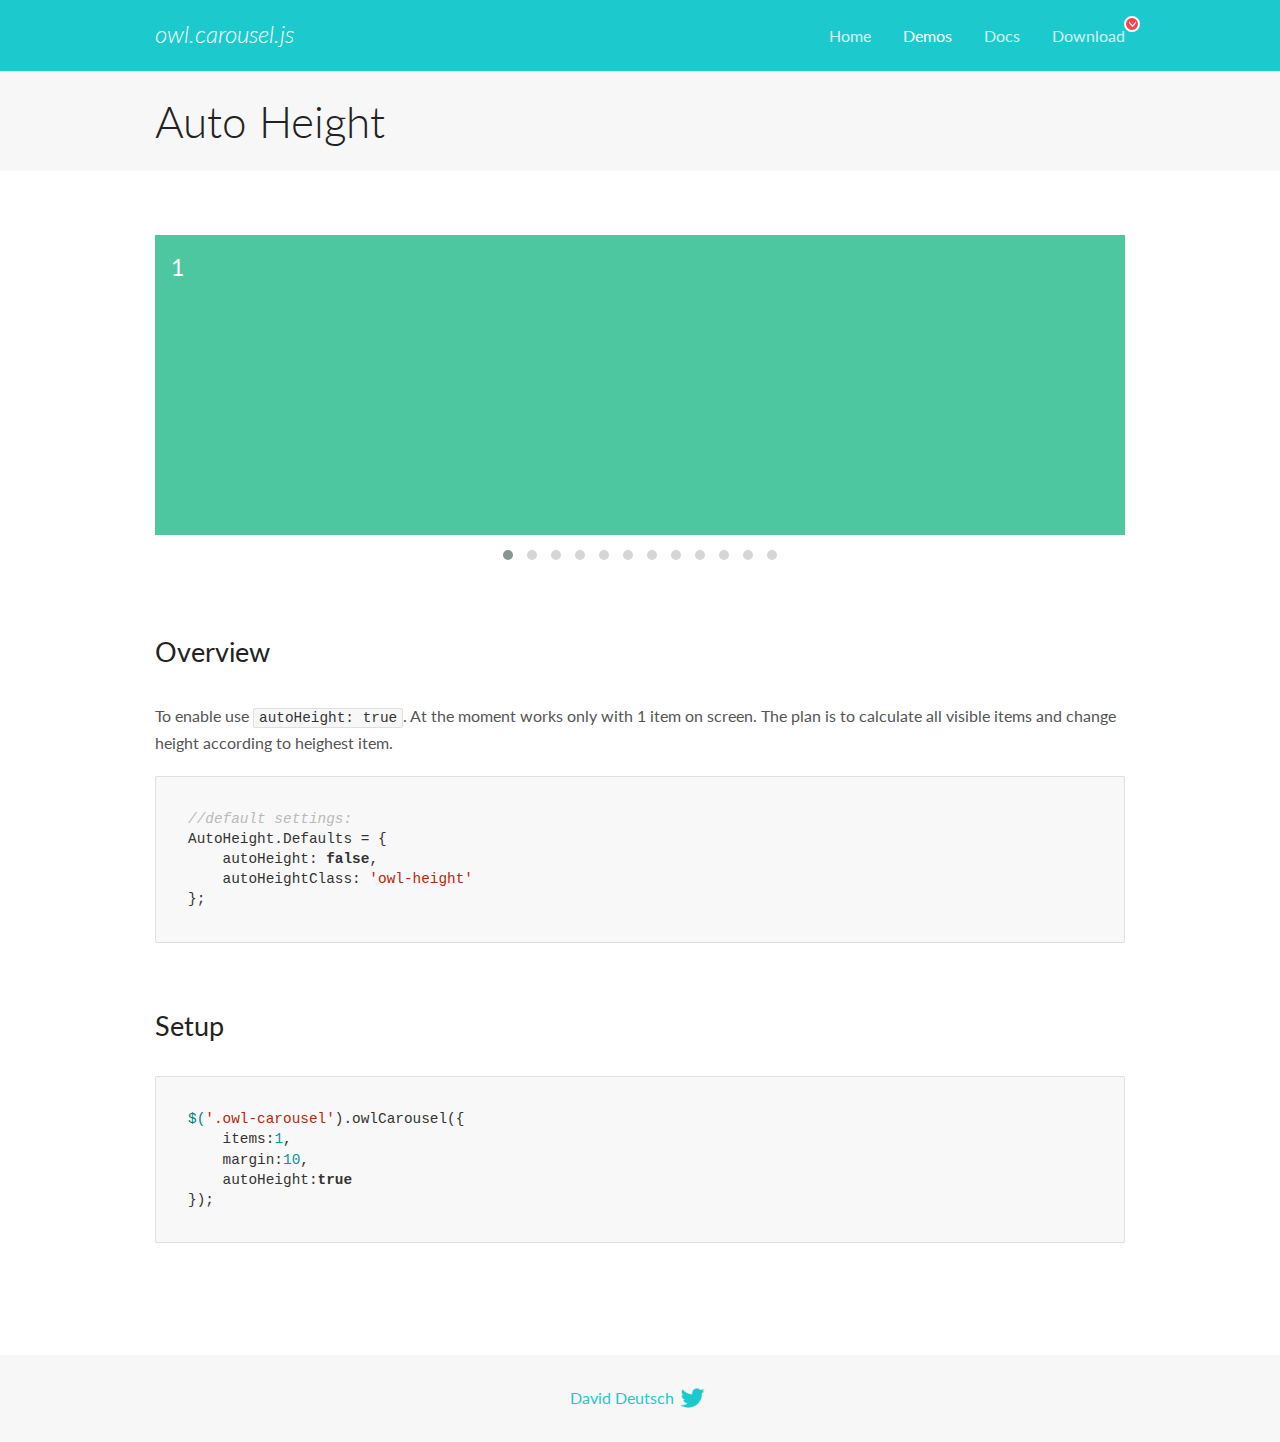
<file: Effect/OwlCarousel2-2.3.4/docs/demos/autoheight.html>
<!DOCTYPE html>
<html lang="en">
  <head>

    <!-- head -->
    <meta charset="utf-8">
    <meta name="msapplication-tap-highlight" content="no" />
    <meta name="viewport" content="width=device-width, initial-scale=1.0" />
    <meta name="description" content="autoHeight usage demo">
    <meta name="author" content="David Deutsch">
    <title>
      Auto Height Demo | Owl Carousel | 2.3.4
    </title>

    <!-- Stylesheets -->
    <link href='https://fonts.googleapis.com/css?family=Lato:300,400,700,400italic,300italic' rel='stylesheet' type='text/css'>
    <link rel="stylesheet" href="../assets/css/docs.theme.min.css">

    <!-- Owl Stylesheets -->
    <link rel="stylesheet" href="../assets/owlcarousel/assets/owl.carousel.min.css">
    <link rel="stylesheet" href="../assets/owlcarousel/assets/owl.theme.default.min.css">

    <!-- HTML5 shim and Respond.js IE8 support of HTML5 elements and media queries -->

    <!--[if lt IE 9]>
      <script src="https://oss.maxcdn.com/libs/html5shiv/3.7.0/html5shiv.js"></script>
      <script src="https://oss.maxcdn.com/libs/respond.js/1.3.0/respond.min.js"></script>
    <![endif]-->

    <!-- Favicons -->
    <link rel="apple-touch-icon-precomposed" sizes="144x144" href="../assets/ico/apple-touch-icon-144-precomposed.png">
    <link rel="shortcut icon" href="../assets/ico/favicon.png">
    <link rel="shortcut icon" href="favicon.ico">

    <!-- Yeah i know js should not be in header. Its required for demos.-->

    <!-- javascript -->
    <script src="../assets/vendors/jquery.min.js"></script>
    <script src="../assets/owlcarousel/owl.carousel.js"></script>
  </head>
  <body>

    <!-- header -->
    <header class="header">
      <div class="row">
        <div class="large-12 columns">
          <div class="brand left">
            <h3>
              <a href="/OwlCarousel2/">owl.carousel.js</a> 
            </h3>
          </div>
          <a id="toggle-nav" class="right">
            <span></span> <span></span> <span></span> 
          </a> 
          <div class="nav-bar">
            <ul class="clearfix">
              <li> <a href="/OwlCarousel2/index.html">Home</a>  </li>
              <li class="active">
                <a href="/OwlCarousel2/demos/demos.html">Demos</a> 
              </li>
              <li> <a href="/OwlCarousel2/docs/started-welcome.html">Docs</a>  </li>
              <li>
                <a href="https://github.com/OwlCarousel2/OwlCarousel2/archive/2.3.4.zip">Download</a> 
                <span class="download"></span> 
              </li>
            </ul>
          </div>
        </div>
      </div>
    </header>

    <!-- title -->
    <section class="title">
      <div class="row">
        <div class="large-12 columns">
          <h1>Auto Height</h1>
        </div>
      </div>
    </section>

    <!--  Demos -->
    <section id="demos">
      <div class="row">
        <div class="large-12 columns">
          <div class="owl-carousel owl-theme">
            <div class="item" style="height:300px">
              <h4>1</h4>
            </div>
            <div class="item" style="height:100px">
              <h4>2</h4>
            </div>
            <div class="item" style="height:500px">
              <h4>3</h4>
            </div>
            <div class="item" style="height:250px">
              <h4>4</h4>
            </div>
            <div class="item" style="height:400px">
              <h4>5</h4>
            </div>
            <div class="item" style="height:500px">
              <h4>6</h4>
            </div>
            <div class="item" style="height:600px">
              <h4>7</h4>
            </div>
            <div class="item" style="height:400px">
              <h4>8</h4>
            </div>
            <div class="item" style="height:300px">
              <h4>9</h4>
            </div>
            <div class="item" style="height:350px">
              <h4>10</h4>
            </div>
            <div class="item" style="height:200px">
              <h4>11</h4>
            </div>
            <div class="item" style="height:150px">
              <h4>12</h4>
            </div>
          </div>
          <h3 id="overview">Overview</h3>
          <p>To enable use <code>autoHeight: true</code>. At the moment works only with 1 item on screen. The plan is to calculate all visible items and change height according to heighest item.</p>
          <pre><code>//default settings:
AutoHeight.Defaults = {
    autoHeight: false,
    autoHeightClass: &#39;owl-height&#39;
};</code></pre>
          <h3 id="setup">Setup</h3>
          <pre><code>$(&#39;.owl-carousel&#39;).owlCarousel({
    items:1,
    margin:10,
    autoHeight:true
});</code></pre>
          <script>
            $(document).ready(function() {
              $('.owl-carousel').owlCarousel({
                items: 1,
                margin: 10,
                autoHeight: true
              });
            })
          </script>
        </div>
      </div>
    </section>

    <!-- footer -->
    <footer class="footer">
      <div class="row">
        <div class="large-12 columns">
          <h5>
            <a href="/OwlCarousel2/docs/support-contact.html">David Deutsch</a> 
            <a id="custom-tweet-button" href="https://twitter.com/share?url=https://github.com/OwlCarousel2/OwlCarousel2&text=Owl Carousel - This is so awesome! " target="_blank"></a> 
          </h5>
        </div>
      </div>
    </footer>

    <!-- vendors -->
    <script src="../assets/vendors/highlight.js"></script>
    <script src="../assets/js/app.js"></script>
  </body>
</html>
</file>
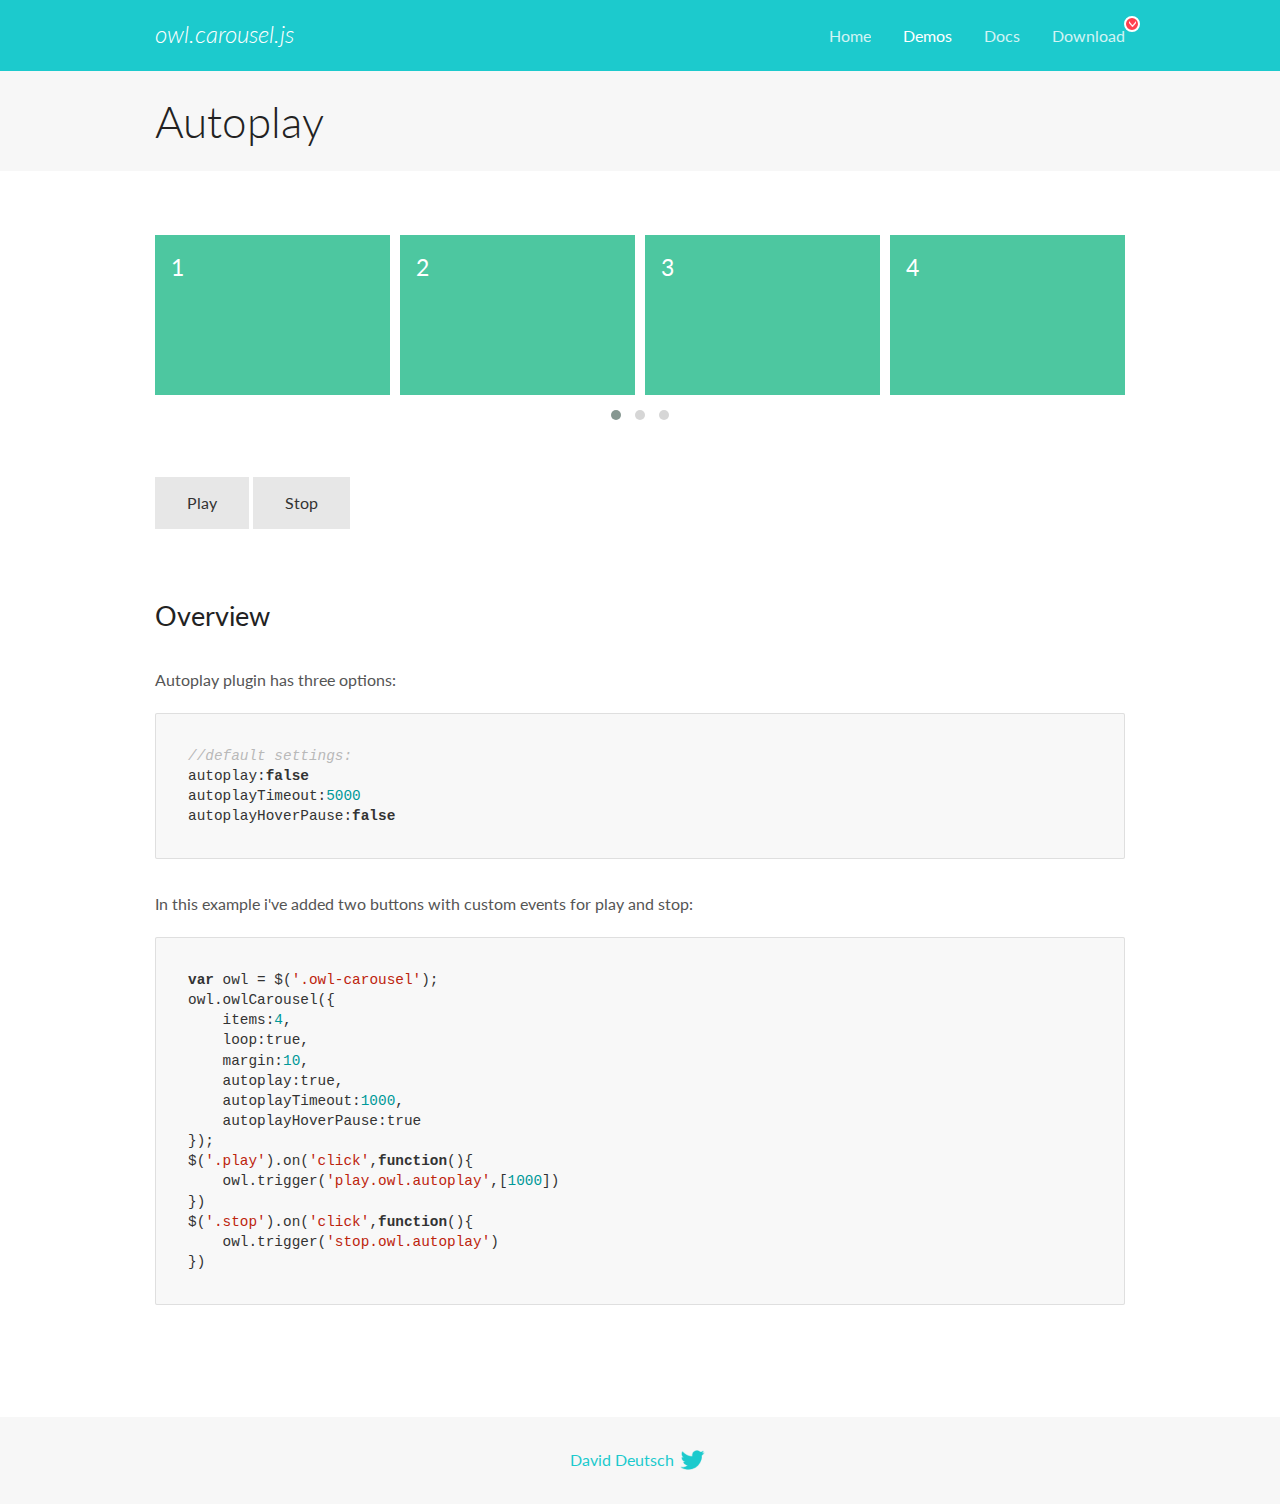
<file: Effect/OwlCarousel2-2.3.4/docs/demos/autoplay.html>
<!DOCTYPE html>
<html lang="en">
  <head>

    <!-- head -->
    <meta charset="utf-8">
    <meta name="msapplication-tap-highlight" content="no" />
    <meta name="viewport" content="width=device-width, initial-scale=1.0" />
    <meta name="description" content="Autoplay usage demo">
    <meta name="author" content="David Deutsch">
    <title>
      Autoplay Demo | Owl Carousel | 2.3.4
    </title>

    <!-- Stylesheets -->
    <link href='https://fonts.googleapis.com/css?family=Lato:300,400,700,400italic,300italic' rel='stylesheet' type='text/css'>
    <link rel="stylesheet" href="../assets/css/docs.theme.min.css">

    <!-- Owl Stylesheets -->
    <link rel="stylesheet" href="../assets/owlcarousel/assets/owl.carousel.min.css">
    <link rel="stylesheet" href="../assets/owlcarousel/assets/owl.theme.default.min.css">

    <!-- HTML5 shim and Respond.js IE8 support of HTML5 elements and media queries -->

    <!--[if lt IE 9]>
      <script src="https://oss.maxcdn.com/libs/html5shiv/3.7.0/html5shiv.js"></script>
      <script src="https://oss.maxcdn.com/libs/respond.js/1.3.0/respond.min.js"></script>
    <![endif]-->

    <!-- Favicons -->
    <link rel="apple-touch-icon-precomposed" sizes="144x144" href="../assets/ico/apple-touch-icon-144-precomposed.png">
    <link rel="shortcut icon" href="../assets/ico/favicon.png">
    <link rel="shortcut icon" href="favicon.ico">

    <!-- Yeah i know js should not be in header. Its required for demos.-->

    <!-- javascript -->
    <script src="../assets/vendors/jquery.min.js"></script>
    <script src="../assets/owlcarousel/owl.carousel.js"></script>
  </head>
  <body>

    <!-- header -->
    <header class="header">
      <div class="row">
        <div class="large-12 columns">
          <div class="brand left">
            <h3>
              <a href="/OwlCarousel2/">owl.carousel.js</a> 
            </h3>
          </div>
          <a id="toggle-nav" class="right">
            <span></span> <span></span> <span></span> 
          </a> 
          <div class="nav-bar">
            <ul class="clearfix">
              <li> <a href="/OwlCarousel2/index.html">Home</a>  </li>
              <li class="active">
                <a href="/OwlCarousel2/demos/demos.html">Demos</a> 
              </li>
              <li> <a href="/OwlCarousel2/docs/started-welcome.html">Docs</a>  </li>
              <li>
                <a href="https://github.com/OwlCarousel2/OwlCarousel2/archive/2.3.4.zip">Download</a> 
                <span class="download"></span> 
              </li>
            </ul>
          </div>
        </div>
      </div>
    </header>

    <!-- title -->
    <section class="title">
      <div class="row">
        <div class="large-12 columns">
          <h1>Autoplay</h1>
        </div>
      </div>
    </section>

    <!--  Demos -->
    <section id="demos">
      <div class="row">
        <div class="large-12 columns">
          <div class="owl-carousel owl-theme">
            <div class="item">
              <h4>1</h4>
            </div>
            <div class="item">
              <h4>2</h4>
            </div>
            <div class="item">
              <h4>3</h4>
            </div>
            <div class="item">
              <h4>4</h4>
            </div>
            <div class="item">
              <h4>5</h4>
            </div>
            <div class="item">
              <h4>6</h4>
            </div>
            <div class="item">
              <h4>7</h4>
            </div>
            <div class="item">
              <h4>8</h4>
            </div>
            <div class="item">
              <h4>9</h4>
            </div>
            <div class="item">
              <h4>10</h4>
            </div>
            <div class="item">
              <h4>11</h4>
            </div>
            <div class="item">
              <h4>12</h4>
            </div>
          </div>
          <a class="button secondary play">Play</a> 
          <a class="button secondary stop">Stop</a> 
          <h3 id="overview">Overview</h3>
          <p>Autoplay plugin has three options:</p>
          <pre><code>//default settings:
autoplay:false
autoplayTimeout:5000
autoplayHoverPause:false</code></pre>
          <p>In this example i&#39;ve added two buttons with custom events for play and stop:</p>
          <pre><code>var owl = $(&#39;.owl-carousel&#39;);
owl.owlCarousel({
    items:4,
    loop:true,
    margin:10,
    autoplay:true,
    autoplayTimeout:1000,
    autoplayHoverPause:true
});
$(&#39;.play&#39;).on(&#39;click&#39;,function(){
    owl.trigger(&#39;play.owl.autoplay&#39;,[1000])
})
$(&#39;.stop&#39;).on(&#39;click&#39;,function(){
    owl.trigger(&#39;stop.owl.autoplay&#39;)
})</code></pre>
          <script>
            $(document).ready(function() {
              var owl = $('.owl-carousel');
              owl.owlCarousel({
                items: 4,
                loop: true,
                margin: 10,
                autoplay: true,
                autoplayTimeout: 1000,
                autoplayHoverPause: true
              });
              $('.play').on('click', function() {
                owl.trigger('play.owl.autoplay', [1000])
              })
              $('.stop').on('click', function() {
                owl.trigger('stop.owl.autoplay')
              })
            })
          </script>
        </div>
      </div>
    </section>

    <!-- footer -->
    <footer class="footer">
      <div class="row">
        <div class="large-12 columns">
          <h5>
            <a href="/OwlCarousel2/docs/support-contact.html">David Deutsch</a> 
            <a id="custom-tweet-button" href="https://twitter.com/share?url=https://github.com/OwlCarousel2/OwlCarousel2&text=Owl Carousel - This is so awesome! " target="_blank"></a> 
          </h5>
        </div>
      </div>
    </footer>

    <!-- vendors -->
    <script src="../assets/vendors/highlight.js"></script>
    <script src="../assets/js/app.js"></script>
  </body>
</html>
</file>
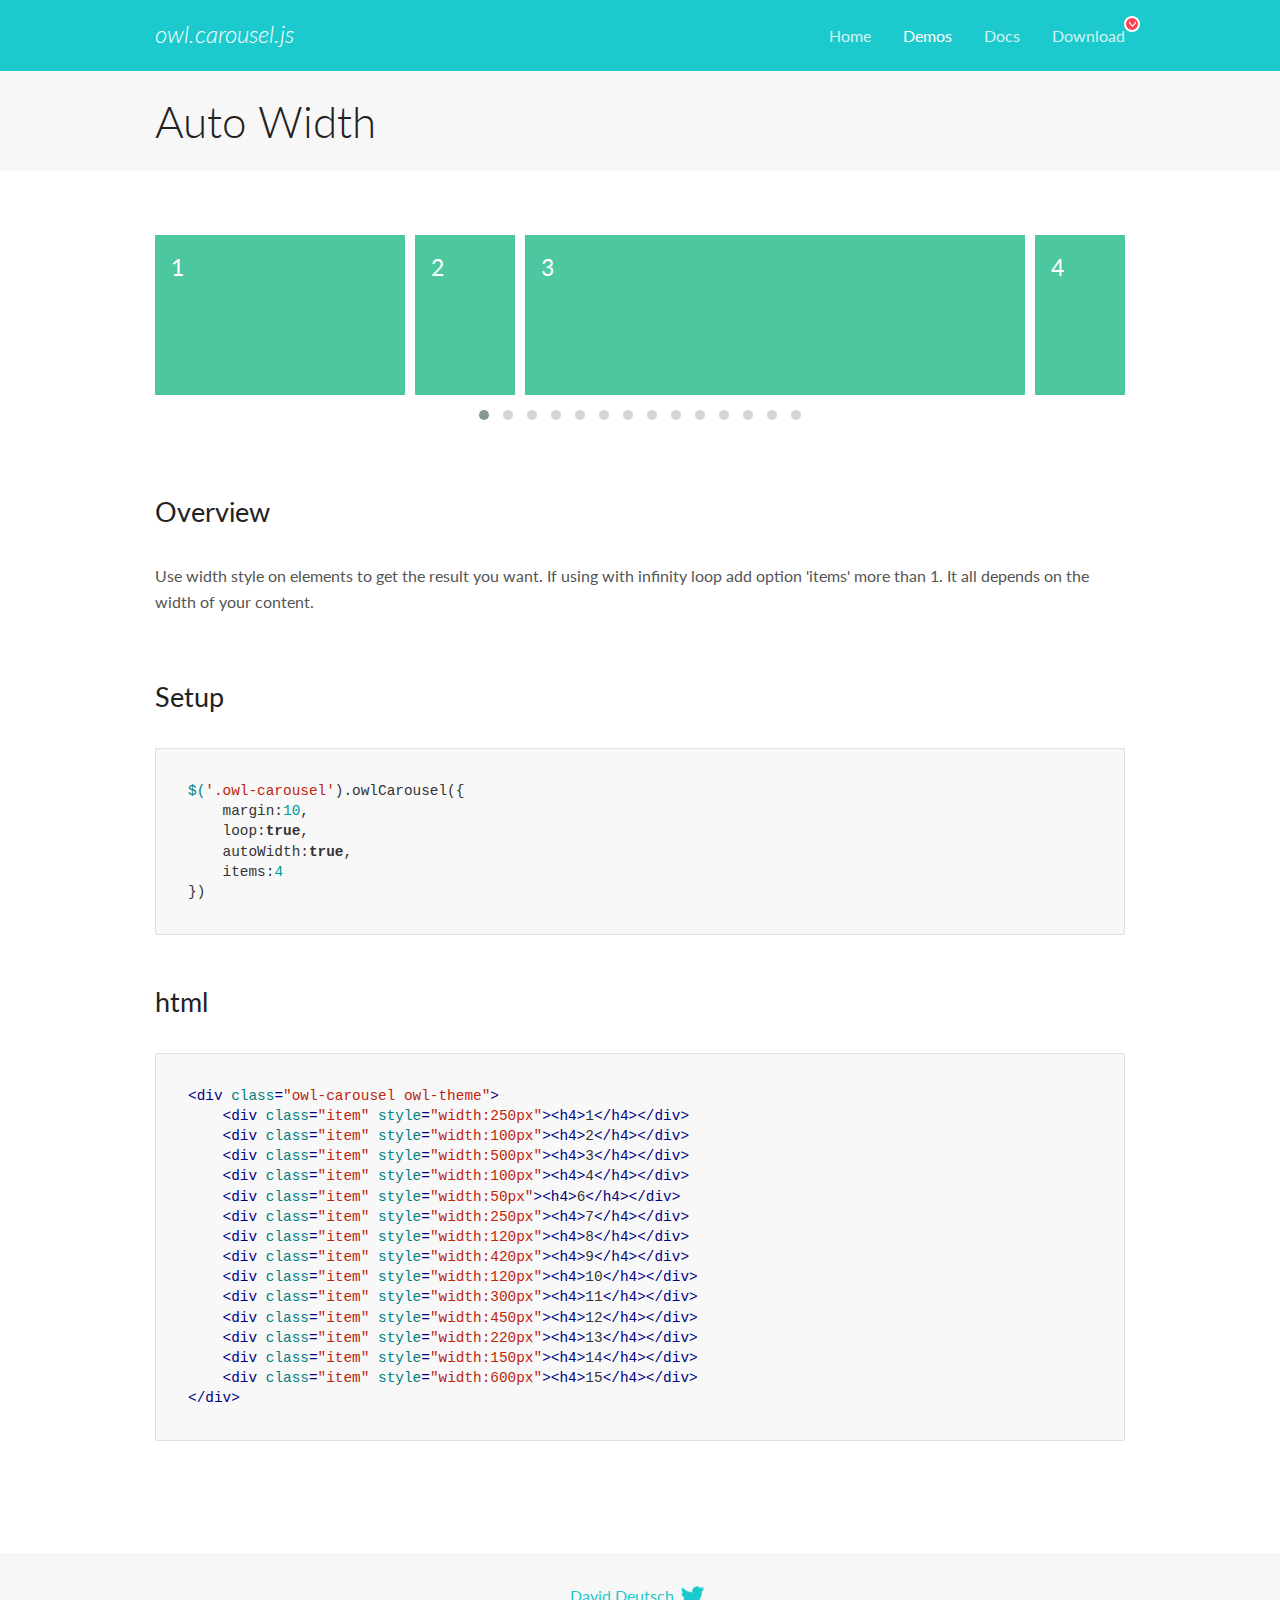
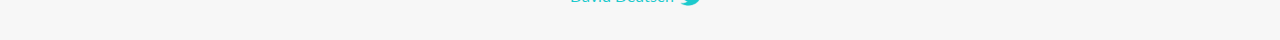
<file: Effect/OwlCarousel2-2.3.4/docs/demos/autowidth.html>
<!DOCTYPE html>
<html lang="en">
  <head>

    <!-- head -->
    <meta charset="utf-8">
    <meta name="msapplication-tap-highlight" content="no" />
    <meta name="viewport" content="width=device-width, initial-scale=1.0" />
    <meta name="description" content="Auto Width">
    <meta name="author" content="David Deutsch">
    <title>
      Auto Width Demo | Owl Carousel | 2.3.4
    </title>

    <!-- Stylesheets -->
    <link href='https://fonts.googleapis.com/css?family=Lato:300,400,700,400italic,300italic' rel='stylesheet' type='text/css'>
    <link rel="stylesheet" href="../assets/css/docs.theme.min.css">

    <!-- Owl Stylesheets -->
    <link rel="stylesheet" href="../assets/owlcarousel/assets/owl.carousel.min.css">
    <link rel="stylesheet" href="../assets/owlcarousel/assets/owl.theme.default.min.css">

    <!-- HTML5 shim and Respond.js IE8 support of HTML5 elements and media queries -->

    <!--[if lt IE 9]>
      <script src="https://oss.maxcdn.com/libs/html5shiv/3.7.0/html5shiv.js"></script>
      <script src="https://oss.maxcdn.com/libs/respond.js/1.3.0/respond.min.js"></script>
    <![endif]-->

    <!-- Favicons -->
    <link rel="apple-touch-icon-precomposed" sizes="144x144" href="../assets/ico/apple-touch-icon-144-precomposed.png">
    <link rel="shortcut icon" href="../assets/ico/favicon.png">
    <link rel="shortcut icon" href="favicon.ico">

    <!-- Yeah i know js should not be in header. Its required for demos.-->

    <!-- javascript -->
    <script src="../assets/vendors/jquery.min.js"></script>
    <script src="../assets/owlcarousel/owl.carousel.js"></script>
  </head>
  <body>

    <!-- header -->
    <header class="header">
      <div class="row">
        <div class="large-12 columns">
          <div class="brand left">
            <h3>
              <a href="/OwlCarousel2/">owl.carousel.js</a> 
            </h3>
          </div>
          <a id="toggle-nav" class="right">
            <span></span> <span></span> <span></span> 
          </a> 
          <div class="nav-bar">
            <ul class="clearfix">
              <li> <a href="/OwlCarousel2/index.html">Home</a>  </li>
              <li class="active">
                <a href="/OwlCarousel2/demos/demos.html">Demos</a> 
              </li>
              <li> <a href="/OwlCarousel2/docs/started-welcome.html">Docs</a>  </li>
              <li>
                <a href="https://github.com/OwlCarousel2/OwlCarousel2/archive/2.3.4.zip">Download</a> 
                <span class="download"></span> 
              </li>
            </ul>
          </div>
        </div>
      </div>
    </header>

    <!-- title -->
    <section class="title">
      <div class="row">
        <div class="large-12 columns">
          <h1>Auto Width</h1>
        </div>
      </div>
    </section>

    <!--  Demos -->
    <section id="demos">
      <div class="row">
        <div class="large-12 columns">
          <div class="owl-carousel owl-theme">
            <div class="item" style="width:250px">
              <h4>1</h4>
            </div>
            <div class="item" style="width:100px">
              <h4>2</h4>
            </div>
            <div class="item" style="width:500px">
              <h4>3</h4>
            </div>
            <div class="item" style="width:100px">
              <h4>4</h4>
            </div>
            <div class="item" style="width:50px">
              <h4>6</h4>
            </div>
            <div class="item" style="width:250px">
              <h4>7</h4>
            </div>
            <div class="item" style="width:120px">
              <h4>8</h4>
            </div>
            <div class="item" style="width:420px">
              <h4>9</h4>
            </div>
            <div class="item" style="width:120px">
              <h4>10</h4>
            </div>
            <div class="item" style="width:300px">
              <h4>11</h4>
            </div>
            <div class="item" style="width:450px">
              <h4>12</h4>
            </div>
            <div class="item" style="width:220px">
              <h4>13</h4>
            </div>
            <div class="item" style="width:150px">
              <h4>14</h4>
            </div>
            <div class="item" style="width:600px">
              <h4>15</h4>
            </div>
          </div>
          <h3 id="overview">Overview</h3>
          <p>Use width style on elements to get the result you want. If using with infinity loop add option &#39;items&#39; more than 1. It all depends on the width of your content.</p>
          <h3 id="setup">Setup</h3>
          <pre><code>$(&#39;.owl-carousel&#39;).owlCarousel({
    margin:10,
    loop:true,
    autoWidth:true,
    items:4
})</code></pre>
          <h3 id="html">html</h3>
          <pre><code>&lt;div class=&quot;owl-carousel owl-theme&quot;&gt;
    &lt;div class=&quot;item&quot; style=&quot;width:250px&quot;&gt;&lt;h4&gt;1&lt;/h4&gt;&lt;/div&gt;
    &lt;div class=&quot;item&quot; style=&quot;width:100px&quot;&gt;&lt;h4&gt;2&lt;/h4&gt;&lt;/div&gt;
    &lt;div class=&quot;item&quot; style=&quot;width:500px&quot;&gt;&lt;h4&gt;3&lt;/h4&gt;&lt;/div&gt;
    &lt;div class=&quot;item&quot; style=&quot;width:100px&quot;&gt;&lt;h4&gt;4&lt;/h4&gt;&lt;/div&gt;
    &lt;div class=&quot;item&quot; style=&quot;width:50px&quot;&gt;&lt;h4&gt;6&lt;/h4&gt;&lt;/div&gt;
    &lt;div class=&quot;item&quot; style=&quot;width:250px&quot;&gt;&lt;h4&gt;7&lt;/h4&gt;&lt;/div&gt;
    &lt;div class=&quot;item&quot; style=&quot;width:120px&quot;&gt;&lt;h4&gt;8&lt;/h4&gt;&lt;/div&gt;
    &lt;div class=&quot;item&quot; style=&quot;width:420px&quot;&gt;&lt;h4&gt;9&lt;/h4&gt;&lt;/div&gt;
    &lt;div class=&quot;item&quot; style=&quot;width:120px&quot;&gt;&lt;h4&gt;10&lt;/h4&gt;&lt;/div&gt;
    &lt;div class=&quot;item&quot; style=&quot;width:300px&quot;&gt;&lt;h4&gt;11&lt;/h4&gt;&lt;/div&gt;
    &lt;div class=&quot;item&quot; style=&quot;width:450px&quot;&gt;&lt;h4&gt;12&lt;/h4&gt;&lt;/div&gt;
    &lt;div class=&quot;item&quot; style=&quot;width:220px&quot;&gt;&lt;h4&gt;13&lt;/h4&gt;&lt;/div&gt;
    &lt;div class=&quot;item&quot; style=&quot;width:150px&quot;&gt;&lt;h4&gt;14&lt;/h4&gt;&lt;/div&gt;
    &lt;div class=&quot;item&quot; style=&quot;width:600px&quot;&gt;&lt;h4&gt;15&lt;/h4&gt;&lt;/div&gt;
&lt;/div&gt;</code></pre>
          <script>
            $(document).ready(function() {
              $('.owl-carousel').owlCarousel({
                margin: 10,
                loop: true,
                autoWidth: true,
                items: 4
              })
            })
          </script>
        </div>
      </div>
    </section>

    <!-- footer -->
    <footer class="footer">
      <div class="row">
        <div class="large-12 columns">
          <h5>
            <a href="/OwlCarousel2/docs/support-contact.html">David Deutsch</a> 
            <a id="custom-tweet-button" href="https://twitter.com/share?url=https://github.com/OwlCarousel2/OwlCarousel2&text=Owl Carousel - This is so awesome! " target="_blank"></a> 
          </h5>
        </div>
      </div>
    </footer>

    <!-- vendors -->
    <script src="../assets/vendors/highlight.js"></script>
    <script src="../assets/js/app.js"></script>
  </body>
</html>
</file>
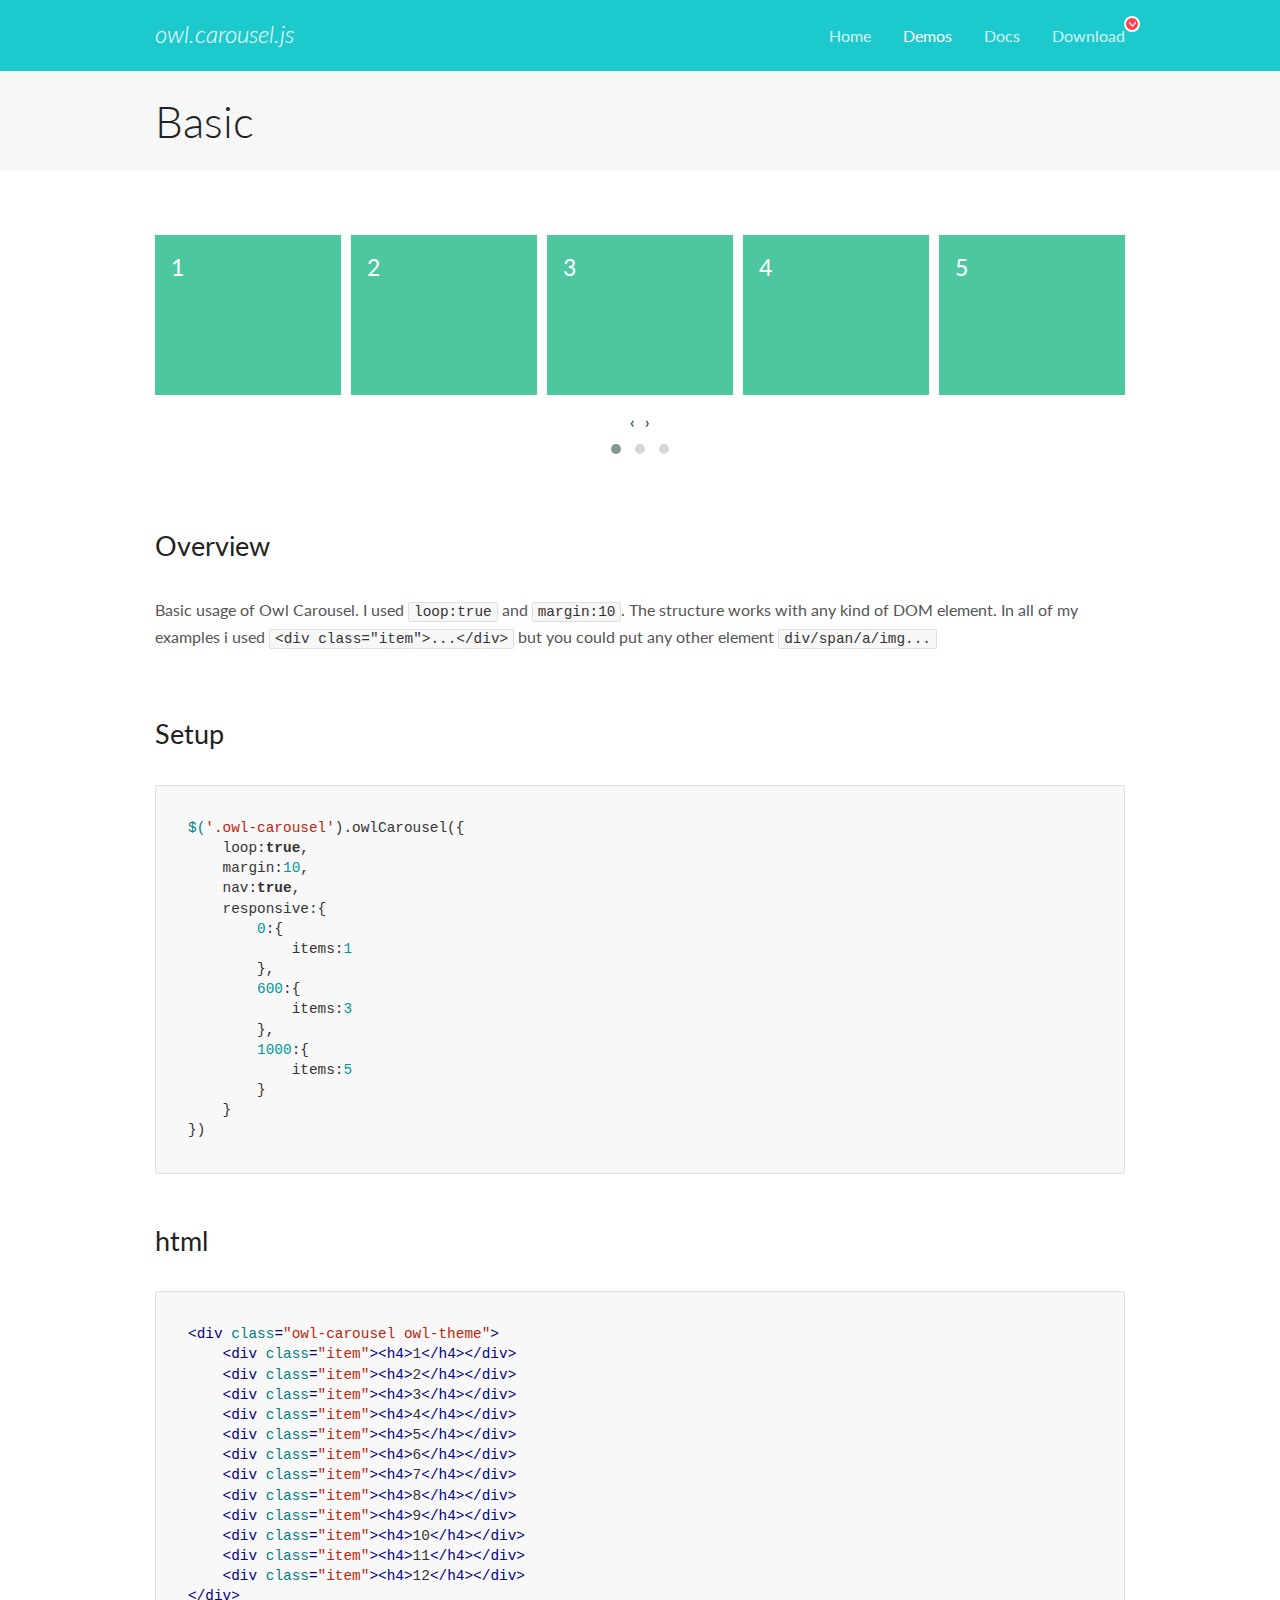
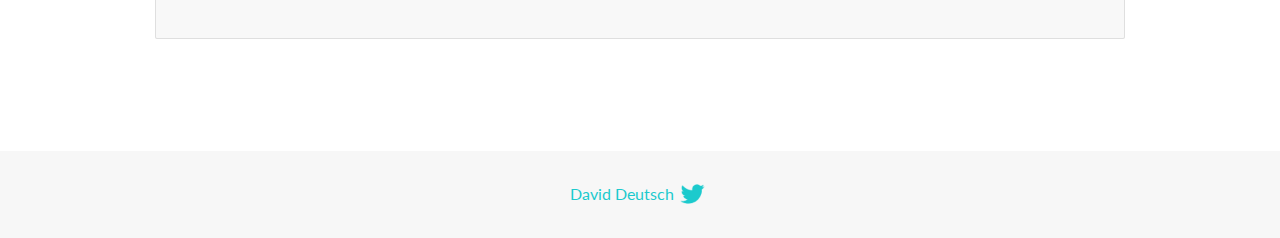
<file: Effect/OwlCarousel2-2.3.4/docs/demos/basic.html>
<!DOCTYPE html>
<html lang="en">
  <head>

    <!-- head -->
    <meta charset="utf-8">
    <meta name="msapplication-tap-highlight" content="no" />
    <meta name="viewport" content="width=device-width, initial-scale=1.0" />
    <meta name="description" content="Basic usage demo">
    <meta name="author" content="David Deutsch">
    <title>
      Basic Demo | Owl Carousel | 2.3.4
    </title>

    <!-- Stylesheets -->
    <link href='https://fonts.googleapis.com/css?family=Lato:300,400,700,400italic,300italic' rel='stylesheet' type='text/css'>
    <link rel="stylesheet" href="../assets/css/docs.theme.min.css">

    <!-- Owl Stylesheets -->
    <link rel="stylesheet" href="../assets/owlcarousel/assets/owl.carousel.min.css">
    <link rel="stylesheet" href="../assets/owlcarousel/assets/owl.theme.default.min.css">

    <!-- HTML5 shim and Respond.js IE8 support of HTML5 elements and media queries -->

    <!--[if lt IE 9]>
      <script src="https://oss.maxcdn.com/libs/html5shiv/3.7.0/html5shiv.js"></script>
      <script src="https://oss.maxcdn.com/libs/respond.js/1.3.0/respond.min.js"></script>
    <![endif]-->

    <!-- Favicons -->
    <link rel="apple-touch-icon-precomposed" sizes="144x144" href="../assets/ico/apple-touch-icon-144-precomposed.png">
    <link rel="shortcut icon" href="../assets/ico/favicon.png">
    <link rel="shortcut icon" href="favicon.ico">

    <!-- Yeah i know js should not be in header. Its required for demos.-->

    <!-- javascript -->
    <script src="../assets/vendors/jquery.min.js"></script>
    <script src="../assets/owlcarousel/owl.carousel.js"></script>
  </head>
  <body>

    <!-- header -->
    <header class="header">
      <div class="row">
        <div class="large-12 columns">
          <div class="brand left">
            <h3>
              <a href="/OwlCarousel2/">owl.carousel.js</a> 
            </h3>
          </div>
          <a id="toggle-nav" class="right">
            <span></span> <span></span> <span></span> 
          </a> 
          <div class="nav-bar">
            <ul class="clearfix">
              <li> <a href="/OwlCarousel2/index.html">Home</a>  </li>
              <li class="active">
                <a href="/OwlCarousel2/demos/demos.html">Demos</a> 
              </li>
              <li> <a href="/OwlCarousel2/docs/started-welcome.html">Docs</a>  </li>
              <li>
                <a href="https://github.com/OwlCarousel2/OwlCarousel2/archive/2.3.4.zip">Download</a> 
                <span class="download"></span> 
              </li>
            </ul>
          </div>
        </div>
      </div>
    </header>

    <!-- title -->
    <section class="title">
      <div class="row">
        <div class="large-12 columns">
          <h1>Basic</h1>
        </div>
      </div>
    </section>

    <!--  Demos -->
    <section id="demos">
      <div class="row">
        <div class="large-12 columns">
          <div class="owl-carousel owl-theme">
            <div class="item">
              <h4>1</h4>
            </div>
            <div class="item">
              <h4>2</h4>
            </div>
            <div class="item">
              <h4>3</h4>
            </div>
            <div class="item">
              <h4>4</h4>
            </div>
            <div class="item">
              <h4>5</h4>
            </div>
            <div class="item">
              <h4>6</h4>
            </div>
            <div class="item">
              <h4>7</h4>
            </div>
            <div class="item">
              <h4>8</h4>
            </div>
            <div class="item">
              <h4>9</h4>
            </div>
            <div class="item">
              <h4>10</h4>
            </div>
            <div class="item">
              <h4>11</h4>
            </div>
            <div class="item">
              <h4>12</h4>
            </div>
          </div>
          <h3 id="overview">Overview</h3>
          <p>Basic usage of Owl Carousel. I used <code>loop:true</code> and <code>margin:10</code>. The structure works with any kind of DOM element. In all of my examples i used <code>&lt;div class=&quot;item&quot;&gt;...&lt;/div&gt;</code> but you could
            put any other element <code>div/span/a/img...</code></p>
          <h3 id="setup">Setup</h3>
          <pre><code>$(&#39;.owl-carousel&#39;).owlCarousel({
    loop:true,
    margin:10,
    nav:true,
    responsive:{
        0:{
            items:1
        },
        600:{
            items:3
        },
        1000:{
            items:5
        }
    }
})</code></pre>
          <h3 id="html">html</h3>
          <pre><code>&lt;div class=&quot;owl-carousel owl-theme&quot;&gt;
    &lt;div class=&quot;item&quot;&gt;&lt;h4&gt;1&lt;/h4&gt;&lt;/div&gt;
    &lt;div class=&quot;item&quot;&gt;&lt;h4&gt;2&lt;/h4&gt;&lt;/div&gt;
    &lt;div class=&quot;item&quot;&gt;&lt;h4&gt;3&lt;/h4&gt;&lt;/div&gt;
    &lt;div class=&quot;item&quot;&gt;&lt;h4&gt;4&lt;/h4&gt;&lt;/div&gt;
    &lt;div class=&quot;item&quot;&gt;&lt;h4&gt;5&lt;/h4&gt;&lt;/div&gt;
    &lt;div class=&quot;item&quot;&gt;&lt;h4&gt;6&lt;/h4&gt;&lt;/div&gt;
    &lt;div class=&quot;item&quot;&gt;&lt;h4&gt;7&lt;/h4&gt;&lt;/div&gt;
    &lt;div class=&quot;item&quot;&gt;&lt;h4&gt;8&lt;/h4&gt;&lt;/div&gt;
    &lt;div class=&quot;item&quot;&gt;&lt;h4&gt;9&lt;/h4&gt;&lt;/div&gt;
    &lt;div class=&quot;item&quot;&gt;&lt;h4&gt;10&lt;/h4&gt;&lt;/div&gt;
    &lt;div class=&quot;item&quot;&gt;&lt;h4&gt;11&lt;/h4&gt;&lt;/div&gt;
    &lt;div class=&quot;item&quot;&gt;&lt;h4&gt;12&lt;/h4&gt;&lt;/div&gt;
&lt;/div&gt;</code></pre>
          <script>
            $(document).ready(function() {
              var owl = $('.owl-carousel');
              owl.owlCarousel({
                margin: 10,
                nav: true,
                loop: true,
                responsive: {
                  0: {
                    items: 1
                  },
                  600: {
                    items: 3
                  },
                  1000: {
                    items: 5
                  }
                }
              })
            })
          </script>
        </div>
      </div>
    </section>

    <!-- footer -->
    <footer class="footer">
      <div class="row">
        <div class="large-12 columns">
          <h5>
            <a href="/OwlCarousel2/docs/support-contact.html">David Deutsch</a> 
            <a id="custom-tweet-button" href="https://twitter.com/share?url=https://github.com/OwlCarousel2/OwlCarousel2&text=Owl Carousel - This is so awesome! " target="_blank"></a> 
          </h5>
        </div>
      </div>
    </footer>

    <!-- vendors -->
    <script src="../assets/vendors/highlight.js"></script>
    <script src="../assets/js/app.js"></script>
  </body>
</html>
</file>
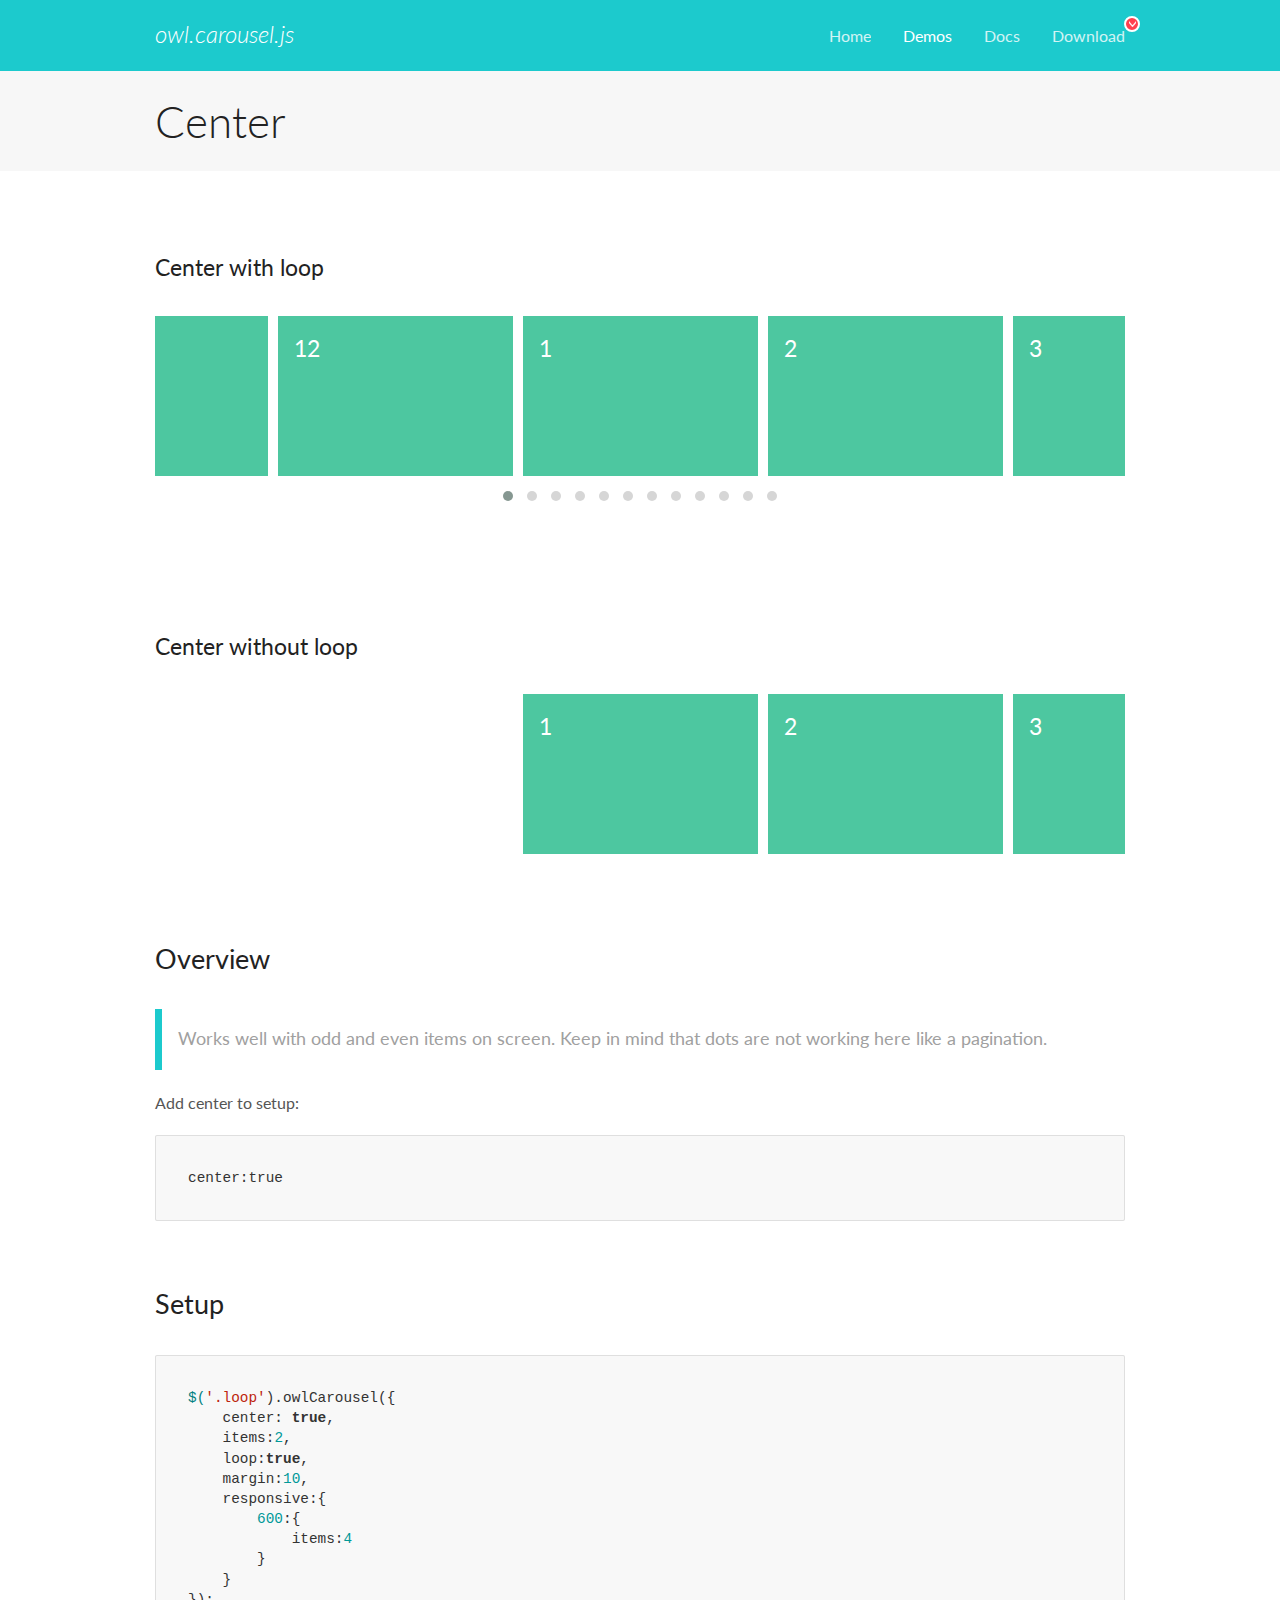
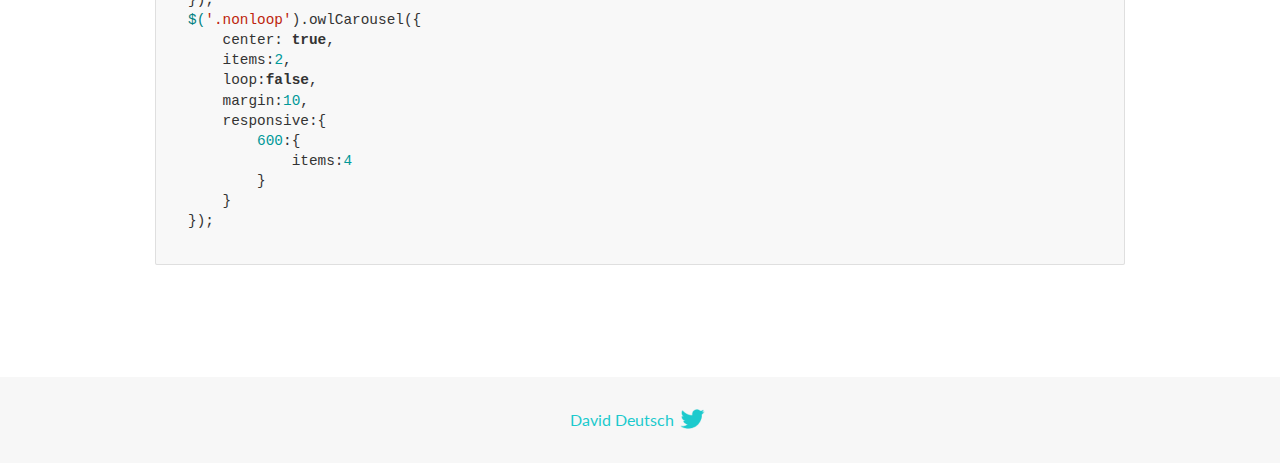
<file: Effect/OwlCarousel2-2.3.4/docs/demos/center.html>
<!DOCTYPE html>
<html lang="en">
  <head>

    <!-- head -->
    <meta charset="utf-8">
    <meta name="msapplication-tap-highlight" content="no" />
    <meta name="viewport" content="width=device-width, initial-scale=1.0" />
    <meta name="description" content="Center carousel">
    <meta name="author" content="David Deutsch">
    <title>
      Center Demo | Owl Carousel | 2.3.4
    </title>

    <!-- Stylesheets -->
    <link href='https://fonts.googleapis.com/css?family=Lato:300,400,700,400italic,300italic' rel='stylesheet' type='text/css'>
    <link rel="stylesheet" href="../assets/css/docs.theme.min.css">

    <!-- Owl Stylesheets -->
    <link rel="stylesheet" href="../assets/owlcarousel/assets/owl.carousel.min.css">
    <link rel="stylesheet" href="../assets/owlcarousel/assets/owl.theme.default.min.css">

    <!-- HTML5 shim and Respond.js IE8 support of HTML5 elements and media queries -->

    <!--[if lt IE 9]>
      <script src="https://oss.maxcdn.com/libs/html5shiv/3.7.0/html5shiv.js"></script>
      <script src="https://oss.maxcdn.com/libs/respond.js/1.3.0/respond.min.js"></script>
    <![endif]-->

    <!-- Favicons -->
    <link rel="apple-touch-icon-precomposed" sizes="144x144" href="../assets/ico/apple-touch-icon-144-precomposed.png">
    <link rel="shortcut icon" href="../assets/ico/favicon.png">
    <link rel="shortcut icon" href="favicon.ico">

    <!-- Yeah i know js should not be in header. Its required for demos.-->

    <!-- javascript -->
    <script src="../assets/vendors/jquery.min.js"></script>
    <script src="../assets/owlcarousel/owl.carousel.js"></script>
  </head>
  <body>

    <!-- header -->
    <header class="header">
      <div class="row">
        <div class="large-12 columns">
          <div class="brand left">
            <h3>
              <a href="/OwlCarousel2/">owl.carousel.js</a> 
            </h3>
          </div>
          <a id="toggle-nav" class="right">
            <span></span> <span></span> <span></span> 
          </a> 
          <div class="nav-bar">
            <ul class="clearfix">
              <li> <a href="/OwlCarousel2/index.html">Home</a>  </li>
              <li class="active">
                <a href="/OwlCarousel2/demos/demos.html">Demos</a> 
              </li>
              <li> <a href="/OwlCarousel2/docs/started-welcome.html">Docs</a>  </li>
              <li>
                <a href="https://github.com/OwlCarousel2/OwlCarousel2/archive/2.3.4.zip">Download</a> 
                <span class="download"></span> 
              </li>
            </ul>
          </div>
        </div>
      </div>
    </header>

    <!-- title -->
    <section class="title">
      <div class="row">
        <div class="large-12 columns">
          <h1>Center</h1>
        </div>
      </div>
    </section>

    <!--  Demos -->
    <section id="demos">
      <div class="row">
        <div class="large-12 columns">
          <h4 id="center-with-loop">Center with loop</h4>
          <div class="loop owl-carousel owl-theme">
            <div class="item">
              <h4>1</h4>
            </div>
            <div class="item">
              <h4>2</h4>
            </div>
            <div class="item">
              <h4>3</h4>
            </div>
            <div class="item">
              <h4>4</h4>
            </div>
            <div class="item">
              <h4>5</h4>
            </div>
            <div class="item">
              <h4>6</h4>
            </div>
            <div class="item">
              <h4>7</h4>
            </div>
            <div class="item">
              <h4>8</h4>
            </div>
            <div class="item">
              <h4>9</h4>
            </div>
            <div class="item">
              <h4>10</h4>
            </div>
            <div class="item">
              <h4>11</h4>
            </div>
            <div class="item">
              <h4>12</h4>
            </div>
          </div>
          <br>
          <h4 id="center-without-loop">Center without loop</h4>
          <div class="nonloop owl-carousel">
            <div class="item">
              <h4>1</h4>
            </div>
            <div class="item">
              <h4>2</h4>
            </div>
            <div class="item">
              <h4>3</h4>
            </div>
            <div class="item">
              <h4>4</h4>
            </div>
            <div class="item">
              <h4>5</h4>
            </div>
            <div class="item">
              <h4>6</h4>
            </div>
            <div class="item">
              <h4>7</h4>
            </div>
            <div class="item">
              <h4>8</h4>
            </div>
            <div class="item">
              <h4>9</h4>
            </div>
            <div class="item">
              <h4>10</h4>
            </div>
            <div class="item">
              <h4>11</h4>
            </div>
            <div class="item">
              <h4>12</h4>
            </div>
          </div>
          <h3 id="overview">Overview</h3>
          <blockquote>
            <p>Works well with odd and even items on screen. Keep in mind that dots are not working here like a pagination.</p>
          </blockquote>
          <p>Add center to setup:</p>
          <pre><code>center:true</code></pre>
          <h3 id="setup">Setup</h3>
          <pre><code>$(&#39;.loop&#39;).owlCarousel({
    center: true,
    items:2,
    loop:true,
    margin:10,
    responsive:{
        600:{
            items:4
        }
    }
});
$(&#39;.nonloop&#39;).owlCarousel({
    center: true,
    items:2,
    loop:false,
    margin:10,
    responsive:{
        600:{
            items:4
        }
    }
});</code></pre>
          <script>
            jQuery(document).ready(function($) {
              $('.loop').owlCarousel({
                center: true,
                items: 2,
                loop: true,
                margin: 10,
                responsive: {
                  600: {
                    items: 4
                  }
                }
              });
              $('.nonloop').owlCarousel({
                center: true,
                items: 2,
                loop: false,
                margin: 10,
                responsive: {
                  600: {
                    items: 4
                  }
                }
              });
            });
          </script>
        </div>
      </div>
    </section>

    <!-- footer -->
    <footer class="footer">
      <div class="row">
        <div class="large-12 columns">
          <h5>
            <a href="/OwlCarousel2/docs/support-contact.html">David Deutsch</a> 
            <a id="custom-tweet-button" href="https://twitter.com/share?url=https://github.com/OwlCarousel2/OwlCarousel2&text=Owl Carousel - This is so awesome! " target="_blank"></a> 
          </h5>
        </div>
      </div>
    </footer>

    <!-- vendors -->
    <script src="../assets/vendors/highlight.js"></script>
    <script src="../assets/js/app.js"></script>
  </body>
</html>
</file>
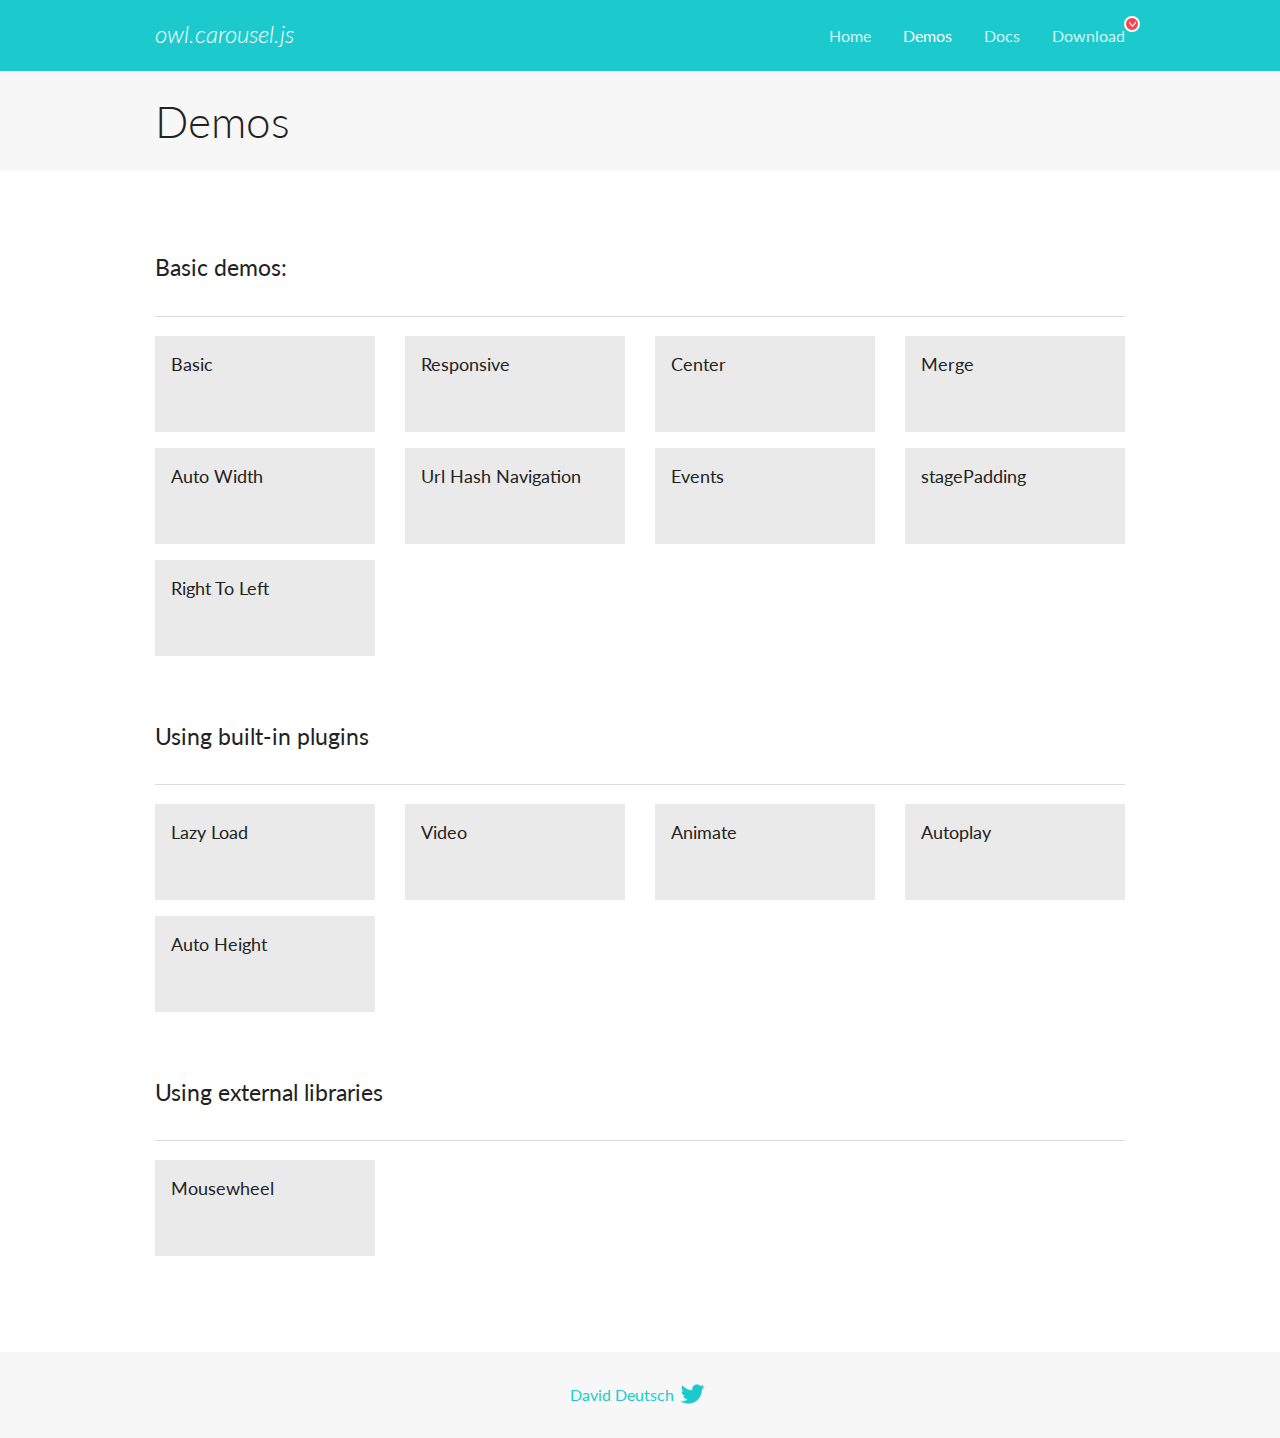
<file: Effect/OwlCarousel2-2.3.4/docs/demos/demos.html>
<!DOCTYPE html>
<html lang="en">
  <head>

    <!-- head -->
    <meta charset="utf-8">
    <meta name="msapplication-tap-highlight" content="no" />
    <meta name="viewport" content="width=device-width, initial-scale=1.0" />
    <meta name="description" content="A list of Owl Carousel examples.">
    <meta name="author" content="David Deutsch">
    <title>
      Demos | Owl Carousel | 2.3.4
    </title>

    <!-- Stylesheets -->
    <link href='https://fonts.googleapis.com/css?family=Lato:300,400,700,400italic,300italic' rel='stylesheet' type='text/css'>
    <link rel="stylesheet" href="../assets/css/docs.theme.min.css">

    <!-- Owl Stylesheets -->
    <link rel="stylesheet" href="../assets/owlcarousel/assets/owl.carousel.min.css">
    <link rel="stylesheet" href="../assets/owlcarousel/assets/owl.theme.default.min.css">

    <!-- HTML5 shim and Respond.js IE8 support of HTML5 elements and media queries -->

    <!--[if lt IE 9]>
      <script src="https://oss.maxcdn.com/libs/html5shiv/3.7.0/html5shiv.js"></script>
      <script src="https://oss.maxcdn.com/libs/respond.js/1.3.0/respond.min.js"></script>
    <![endif]-->

    <!-- Favicons -->
    <link rel="apple-touch-icon-precomposed" sizes="144x144" href="../assets/ico/apple-touch-icon-144-precomposed.png">
    <link rel="shortcut icon" href="../assets/ico/favicon.png">
    <link rel="shortcut icon" href="favicon.ico">

    <!-- Yeah i know js should not be in header. Its required for demos.-->

    <!-- javascript -->
    <script src="../assets/vendors/jquery.min.js"></script>
    <script src="../assets/owlcarousel/owl.carousel.js"></script>
  </head>
  <body>

    <!-- header -->
    <header class="header">
      <div class="row">
        <div class="large-12 columns">
          <div class="brand left">
            <h3>
              <a href="/OwlCarousel2/">owl.carousel.js</a> 
            </h3>
          </div>
          <a id="toggle-nav" class="right">
            <span></span> <span></span> <span></span> 
          </a> 
          <div class="nav-bar">
            <ul class="clearfix">
              <li> <a href="/OwlCarousel2/index.html">Home</a>  </li>
              <li class="active">
                <a href="/OwlCarousel2/demos/demos.html">Demos</a> 
              </li>
              <li> <a href="/OwlCarousel2/docs/started-welcome.html">Docs</a>  </li>
              <li>
                <a href="https://github.com/OwlCarousel2/OwlCarousel2/archive/2.3.4.zip">Download</a> 
                <span class="download"></span> 
              </li>
            </ul>
          </div>
        </div>
      </div>
    </header>

    <!-- title -->
    <section class="title">
      <div class="row">
        <div class="large-12 columns">
          <h1>Demos</h1>
        </div>
      </div>
    </section>

    <!--  Demos -->
    <section id="demos">
      <div class="row">
        <div class="large-12 columns">
          <h4 id="basic-demos-">Basic demos:</h4>
          <hr>
          <div class="demo-list">
            <div class="row">
              <div class="small-6 medium-4 large-3 columns">
                <a href="basic.html" class="demo-block">
                  <h5>Basic </h5>
                </a> 
              </div>
              <div class="small-6 medium-4 large-3 columns">
                <a href="responsive.html" class="demo-block">
                  <h5>Responsive </h5>
                </a> 
              </div>
              <div class="small-6 medium-4 large-3 columns">
                <a href="center.html" class="demo-block">
                  <h5>Center </h5>
                </a> 
              </div>
              <div class="small-6 medium-4 large-3 columns">
                <a href="merge.html" class="demo-block">
                  <h5>Merge </h5>
                </a> 
              </div>
              <div class="small-6 medium-4 large-3 columns">
                <a href="autowidth.html" class="demo-block">
                  <h5>Auto Width </h5>
                </a> 
              </div>
              <div class="small-6 medium-4 large-3 columns">
                <a href="urlhashnav.html" class="demo-block">
                  <h5>Url Hash Navigation </h5>
                </a> 
              </div>
              <div class="small-6 medium-4 large-3 columns">
                <a href="events.html" class="demo-block">
                  <h5>Events </h5>
                </a> 
              </div>
              <div class="small-6 medium-4 large-3 columns">
                <a href="stagepadding.html" class="demo-block">
                  <h5>stagePadding </h5>
                </a> 
              </div>
              <div class="small-6 medium-4 large-3 columns">
                <a href="rtl.html" class="demo-block">
                  <h5>Right To Left </h5>
                </a> 
              </div>
            </div>
          </div>
          <h4 id="using-built-in-plugins">Using built-in plugins</h4>
          <hr>
          <div class="demo-list">
            <div class="row">
              <div class="small-6 medium-4 large-3 columns">
                <a href="lazyLoad.html" class="demo-block">
                  <h5>Lazy Load </h5>
                </a> 
              </div>
              <div class="small-6 medium-4 large-3 columns">
                <a href="video.html" class="demo-block">
                  <h5>Video </h5>
                </a> 
              </div>
              <div class="small-6 medium-4 large-3 columns">
                <a href="animate.html" class="demo-block">
                  <h5>Animate </h5>
                </a> 
              </div>
              <div class="small-6 medium-4 large-3 columns">
                <a href="autoplay.html" class="demo-block">
                  <h5>Autoplay </h5>
                </a> 
              </div>
              <div class="small-6 medium-4 large-3 columns">
                <a href="autoheight.html" class="demo-block">
                  <h5>Auto Height </h5>
                </a> 
              </div>
            </div>
          </div>
          <h4 id="using-external-libraries">Using external libraries</h4>
          <hr>
          <div class="demo-list">
            <div class="row">
              <div class="small-6 medium-4 large-3 columns">
                <a href="mousewheel.html" class="demo-block">
                  <h5>Mousewheel </h5>
                </a> 
              </div>
            </div>
          </div>
        </div>
      </div>
    </section>

    <!-- footer -->
    <footer class="footer">
      <div class="row">
        <div class="large-12 columns">
          <h5>
            <a href="/OwlCarousel2/docs/support-contact.html">David Deutsch</a> 
            <a id="custom-tweet-button" href="https://twitter.com/share?url=https://github.com/OwlCarousel2/OwlCarousel2&text=Owl Carousel - This is so awesome! " target="_blank"></a> 
          </h5>
        </div>
      </div>
    </footer>

    <!-- vendors -->
    <script src="../assets/vendors/highlight.js"></script>
    <script src="../assets/js/app.js"></script>
  </body>
</html>
</file>
<file: css/fixed-nav-slideshow.css>
.container{
    width: 1008px;
    height: cover;
    
}
.fixed{
    height: 70px;
    background-color:white;
    display: flex;
    justify-content: space-between;
    align-items: center;
}
.quaylai{
    height: 30px;
   
}
.items{
    display: flex;
    justify-content: space-between;
    align-items: center;
    flex-direction: row;
    height: 30px;

}
.dungthu{
    height: 30px;
   
}
.dungthu p{
    position: absolute;
    right: -5%;
    top: 30%;
}
.nav{
    height:50px;
    background-color: black;
    list-style: none;
}
ul{
    display: flex;
    justify-content: space-around;
    align-items: center;
    flex-direction: row;
    width: 100%;
}
.nav ul{
    list-style: none;
}
li:hover{
         
    border-bottom: double orange;
    transition: 0.7s;
}
a:hover{
    color:white;
    text-decoration: none;
}
a{
    font-size: 12px;
    color:white;
    font-weight: 800;
    
}
.slideshow{
    height:600px;
}
.maytinh{
    height: 30px;
    color: orange;
    font-size:14px;
   
}
.maytinhbang{
    height: 30px;
     font-size:14px;
    color:darkgray;
   
}
.dienthoai{
    height: 30px;
     font-size:14px;
     color:darkgray;
   
}
</file>
<file: css/article1.css>
.card-img-top:hover>.box{

}
.card-img-top:hover>.card-body h5{
    
}
.article{
    
    height: cover;
    background-color: #F5F5F5;
}
.menu1{
    height: 500px;
   
}
.menunoibat{
    display: flex;
    align-items: center;
    justify-content:space-between;
}
.text-menunoibat h1{
    font-weight: bold;
    font-size:24px;
    color:orange;
}
.menunoibat .fas.fa-grip-lines{
    margin-top:-10%;
    font-size: 40px;
}

.menu1-chitiet{
    height: 400px;
   
      display: flex;
    justify-content: space-between;
    align-items: center;
    flex-direction: row;
}
.item1{
    height: 400px;
    background-color: white;   
}
.item1-btn{
    display: flex;
    justify-content: space-between;
    align-items: center;
    flex-direction: row;
}
.item2{
    height: 400px;
     background-color: white;   
}
.item3{
    height: 400px;
    background-color: white;   
}
.menu2{
    height: 500px;
   
     display: flex;
    justify-content: space-between;
    align-items: center;
    flex-direction: row;
}
.item4{
    height: 400px;
   background-color: white;   
}
.item5{
    height: 400px;
    background-color: white;   
}
.item6{
    height: 400px;
    background-color: white;   
}
.menu3{
    display: flex;
    justify-content: space-between;
    align-items: center;
    flex-direction: row;
    height: 500px;
}
.item7{
    height: 400px;
     background-color: white;   
}
.item8{
    height: 400px;
    background-color: white;  
}
.item9{
    height: 400px;
   background-color: white;   
}
.blog h1{
    color:orange;
}
.blog{
    height: 700px;
 background-color: #191919;
}
.blog .fas.fa-grip-lines{
    color:white;
}
.blog-body{
    display: flex;
    align-items: center;
    justify-content: space-between;
    flex-direction: row;
}
.blog-text{
    display: flex;
    align-items: center;
    justify-content: space-between;
    flex-direction: row;
}
.article-blog{
    height: 580px;
    background-color: white;

}
.article-blog-aside{
    height: 580px;
       background-color: white;
}

.blog2{
background-color: #191919;
    height: 800px;
      display: flex;
    justify-content: space-between;
    align-items: flex-start;
    flex-direction: row;
}
.blog2-item1{
      background-color: white;
    height: 700px; 
}
.blog2-item2{
    height: 700px;
        background-color: white;
}
.blog2-item3{
    height: 700px;
        background-color: white;
}
</file>
<file: css/article2.css>
.article2{
    height: 500px;
   
}
.cuahang-text{
    height: 60px;
    text-align: justify;
   
}
.signature{
    background-color:orange;
    height: 160px;
}
.signature h6{
    color:white;
    font-size: 20px;
    font-weight: bold;

}
.signature p{
    color:white;
    font-weight: 100;
    text-align: justify;
}
.signature-slideshow{
    height: 200px;
  
    display: flex;
    align-items: center;
    justify-content: space-between;
}
.pic1{
    height: 80%;

}
h7{
position: absolute;
top:40%;
left: 10%;
color:white; 
font-weight: bold;
}
.pic2{
    height: 80%;
   
}
.pic3{
    height: 80%;

}
.pic4{
    height: 80%;
   
}
</file>
<file: css/article3.css>
.article3{
    height: 800px;
    background-color: white;
  
}
.ATEAGLECOFFEE-text{
    height:180px;
 
}
.ATEAGLECOFFEE-text h1{
    color:orange;
}
.ATEAGLECOFFEE-text p{
    font-weight: 100;
    text-align: justify;
}
.article3-slideshow{
    display: flex;
    justify-content: space-between;
    align-items: center;
    flex-direction: row;
    flex-wrap: wrap;
    height: 600px;
  
}
.hinh1{
    height: 250px;
   
}
.hinh2{
    height: 250px;
   
}
.hinh3{
    height: 250px;
  
}
.hinh4{
    height: 250px;
    
}
.hinh5{
    height: 250px;
   
}
.hinh6{
    height: 250px;
   
}
.hinh7{
    height: 250px;
  
}
.hinh8{
    height: 250px;
   
}
</file>
<file: css/footer.css>
.footer{
    height: 300px;
    background-color: black;
    display: flex;
    justify-content: space-between;
    align-items: center;
    flex-direction: row;
    
}
.eagle-logo{
    height: 240px;
 
   
}
.eagle-gioithieu{
    height: 240px;
    color:white;
    line-height: 1;
    font-size: 14px;
    font-weight: 100;
   
}
.eagle-thongtin{
     height: 240px;
   color:white;
    line-height: 0.5;
            font-size: 14px;
}
.eagle-facebook{
     height: 240px;

}
</file>
